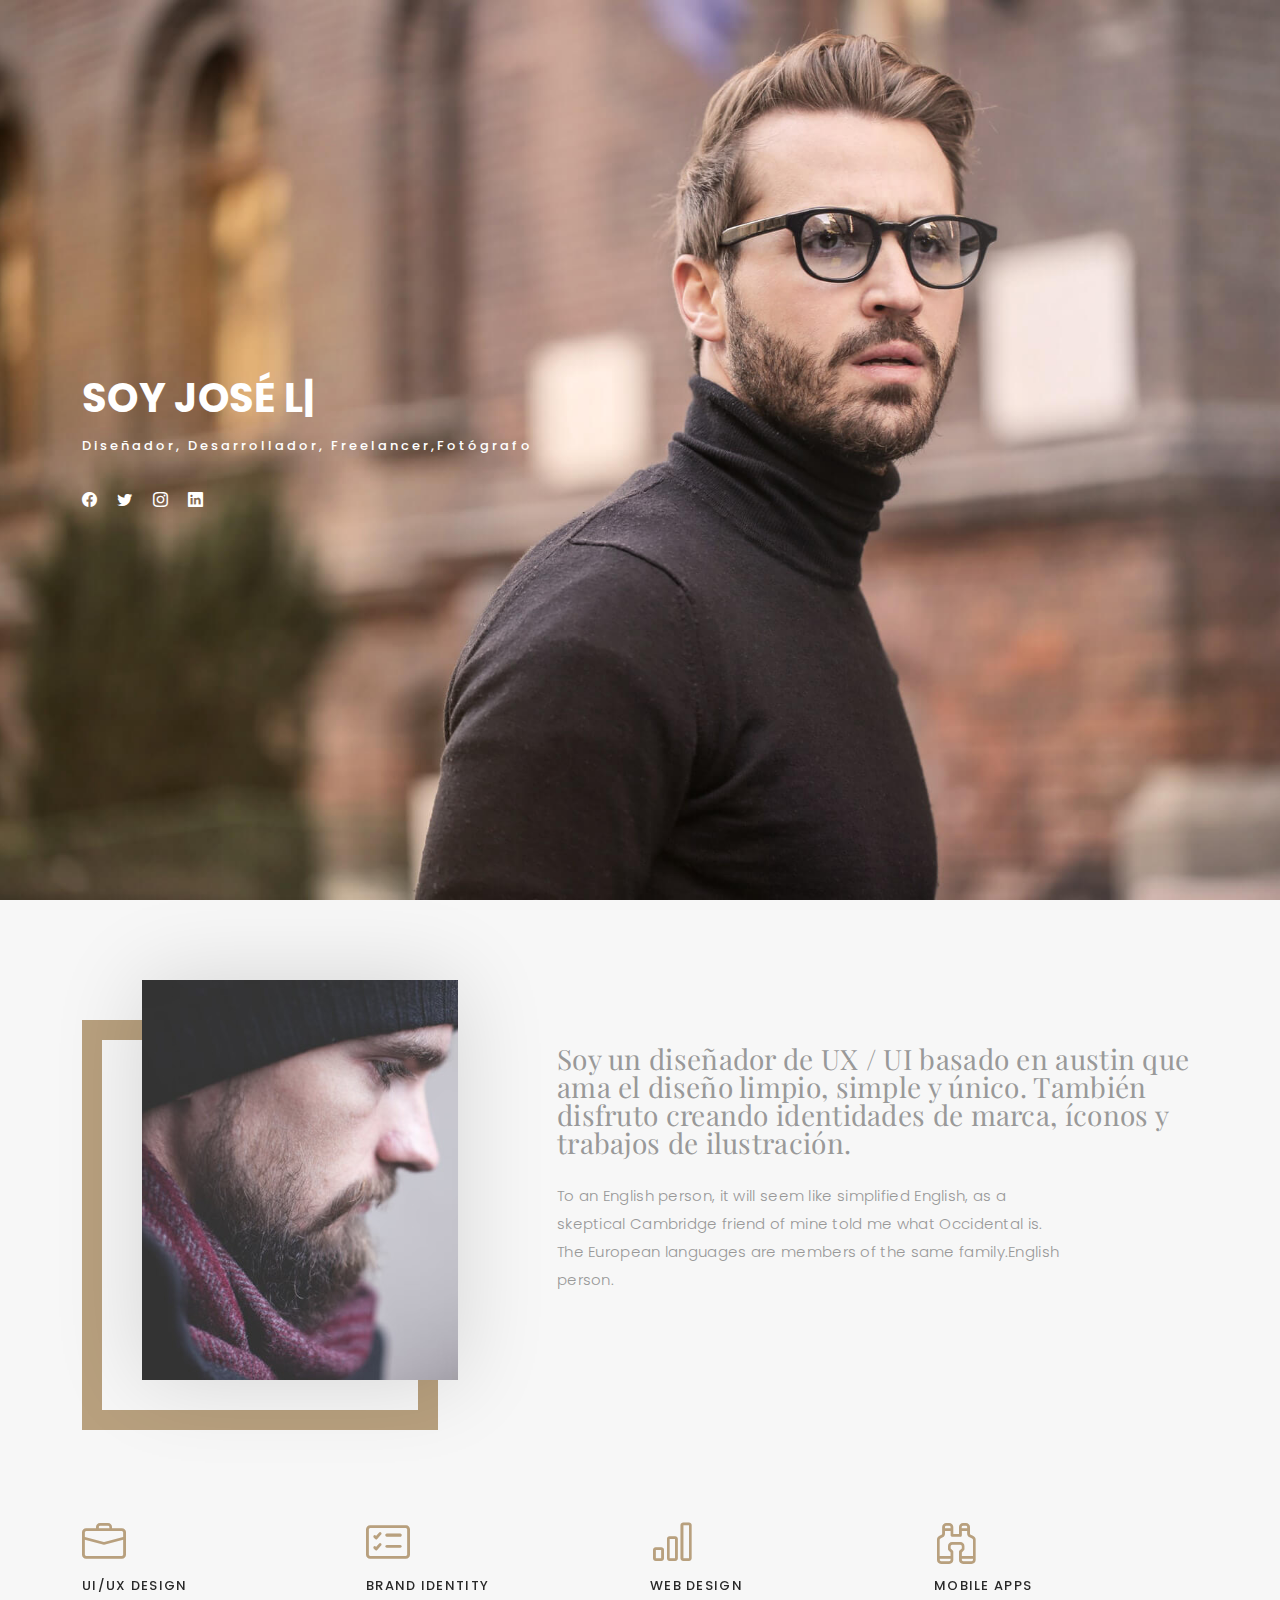
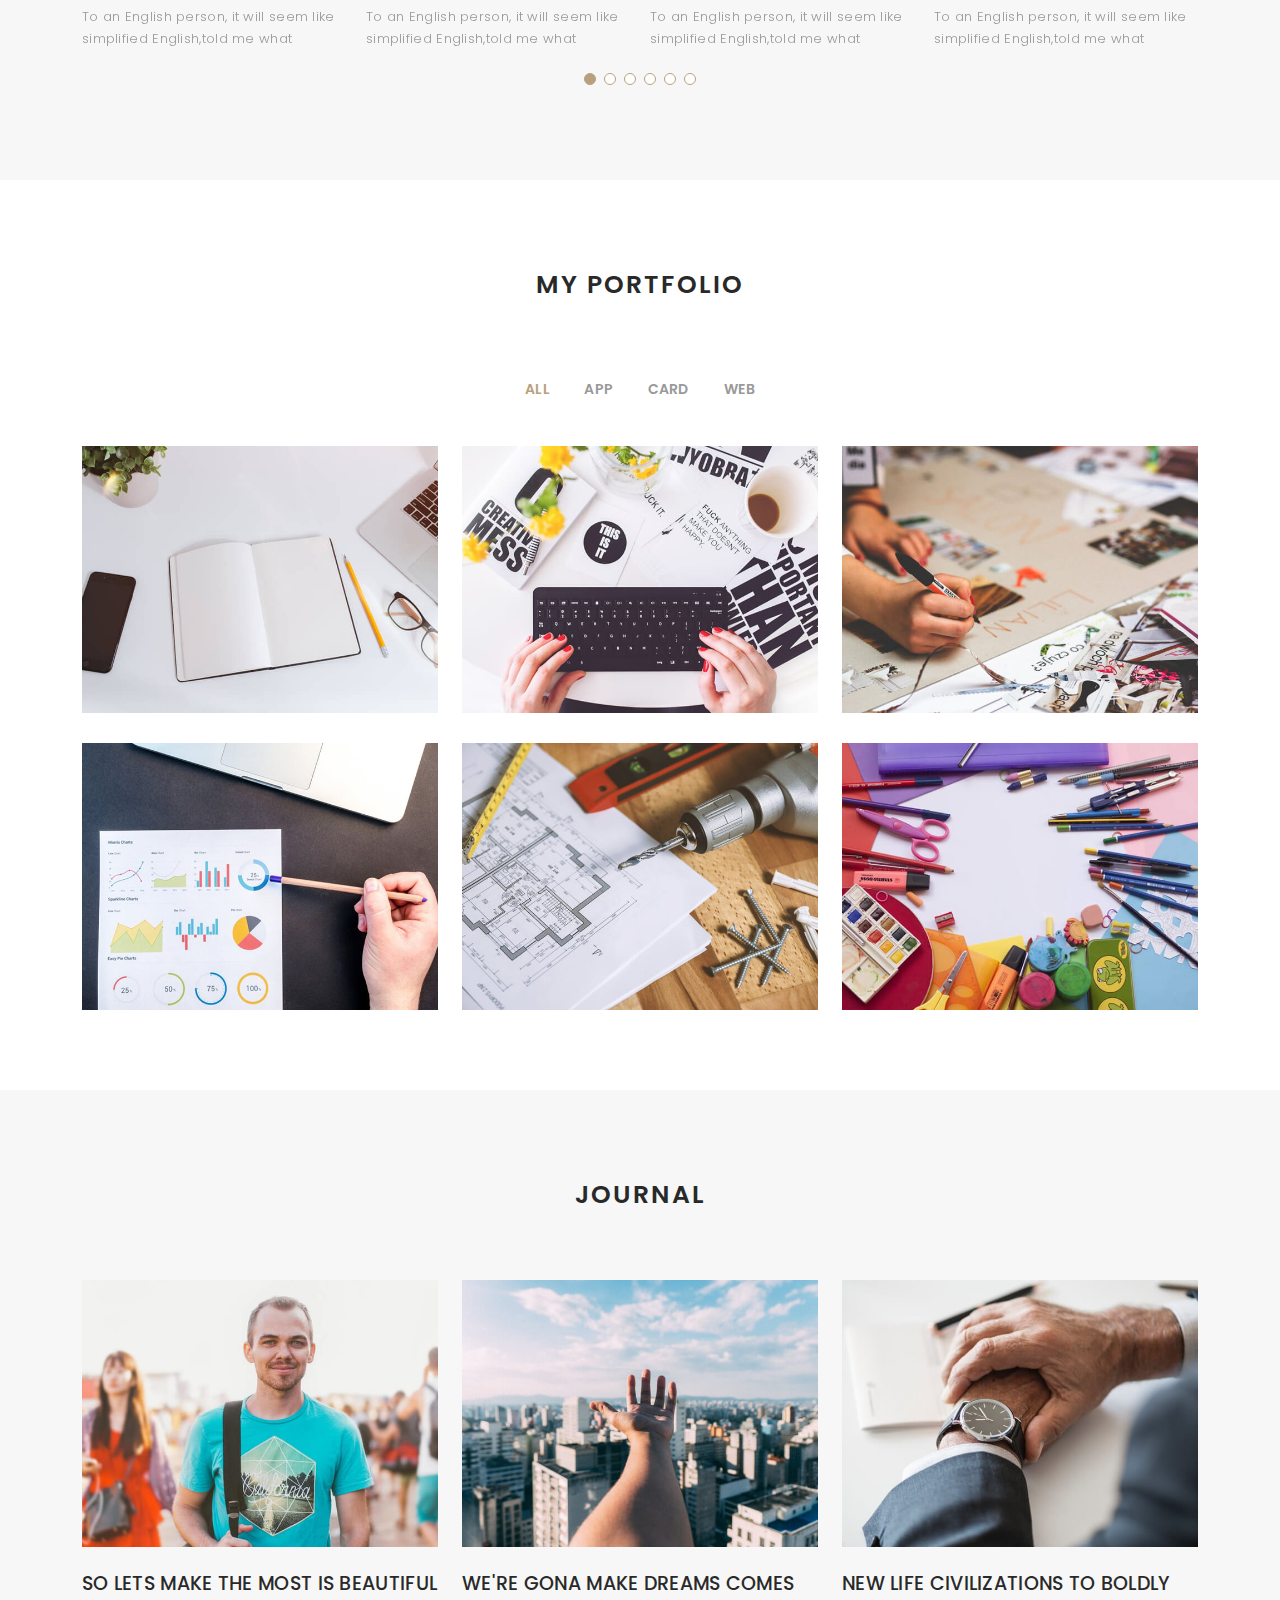
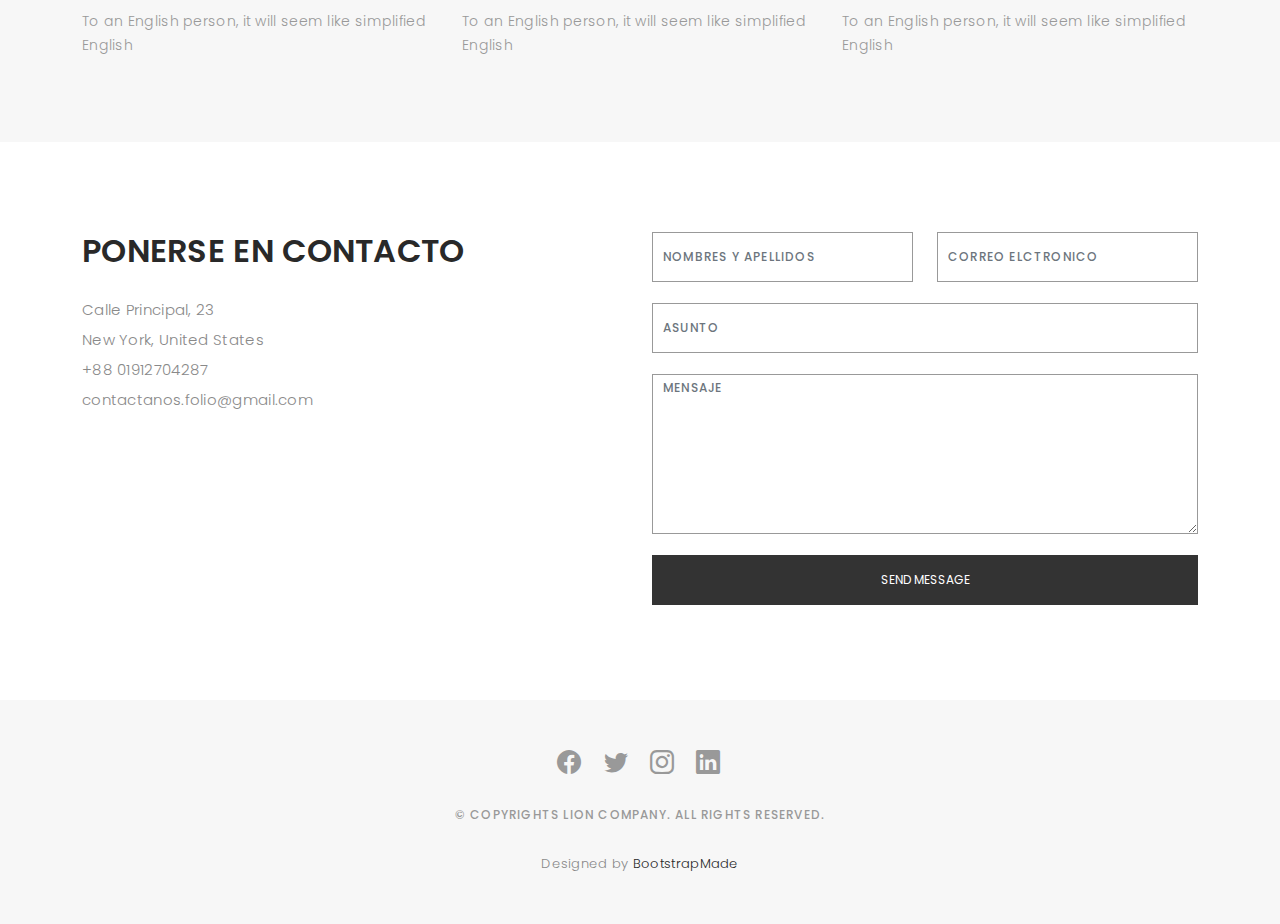
<file: index.html>
<!DOCTYPE html>
<html lang="es">

<head>
  <meta charset="utf-8">
  <meta content="width=device-width, initial-scale=1.0" name="viewport">

  <title>Folio - Home</title>
  <meta content="" name="description">
  <meta content="" name="keywords">

  <!-- Favicons -->
  <link href="assets/img/favicon.png" rel="icon">
  <link href="assets/img/apple-touch-icon.png" rel="apple-touch-icon">

  <!-- Google Fonts -->
  <link href="https://fonts.googleapis.com/css?family=Poppins:300,300i,400,400i,500,500i,600,600i,700,700i|Playfair+Display:400,400i,500,500i,600,600i,700,700i,900,900i" rel="stylesheet">

  <!-- Vendor CSS Files -->
  <link href="assets/vendor/bootstrap/css/bootstrap.min.css" rel="stylesheet">
  <link href="assets/vendor/bootstrap-icons/bootstrap-icons.css" rel="stylesheet">
  <link href="assets/vendor/boxicons/css/boxicons.min.css" rel="stylesheet">
  <link href="assets/vendor/glightbox/css/glightbox.min.css" rel="stylesheet">
  <link href="assets/vendor/swiper/swiper-bundle.min.css" rel="stylesheet">

  <!-- Template Main CSS File -->
  <link href="assets/css/style.css" rel="stylesheet">

  <!-- =======================================================
  * Template Name: Folio - v4.7.0
  * Template URL: https://bootstrapmade.com/folio-bootstrap-portfolio-template/
  * Author: BootstrapMade.com
  * License: https://bootstrapmade.com/license/
  ======================================================== -->
</head>

<body>

  <!-- ======= Header ======= -->
  <header id="header" class="fixed-top ">
    <div class="container d-flex align-items-center justify-content-between">

      <a href="index.html" class="logo"><img src="assets/img/logo.png" alt="" class="img-fluid"></a>
      <!-- Uncomment below if you prefer to use an text logo -->
      <!-- <h1 class="logo"><a href="index.html">Folio</a></h1> -->

      <nav id="navbar" class="navbar">
        <ul>
          <li><a class="nav-link scrollto active" href="#hero">Inicio</a></li>
          <li><a class="nav-link scrollto" href="#about">Sobre Nosotros</a></li>
          <li><a class="nav-link  scrollto" href="#portfolio">Portafolio</a></li>
          <li><a class="nav-link  scrollto" href="#journal">Blog</a></li>
          <li><a class="nav-link scrollto" href="#contact">Contacto</a></li>
        </ul>
        <i class="bi bi-list mobile-nav-toggle"></i>
      </nav><!-- .navbar -->

    </div>
  </header><!-- End Header -->

  <!-- ======= Hero Section ======= -->
  <div id="hero" class="home">

    <div class="container">
      <div class="hero-content">
        <h1>Soy <span class="typed" data-typed-items="José León, Diseñador, Desarrollador, Freelancer, Fotógrafo"></span></h1>
        <p>Diseñador, Desarrollador, Freelancer,Fotógrafo</p>

        <ul class="list-unstyled list-social">
          <li><a href="#"><i class="bi bi-facebook"></i></a></li>
          <li><a href="#"><i class="bi bi-twitter"></i></a></li>
          <li><a href="#"><i class="bi bi-instagram"></i></a></li>
          <li><a href="#"><i class="bi bi-linkedin"></i></a></li>
        </ul>
      </div>
    </div>
  </div><!-- End Hero -->

  <main id="main">

    <!-- ======= About Section ======= -->
    <div id="about" class="paddsection">
      <div class="container">
        <div class="row justify-content-between">

          <div class="col-lg-4 ">
            <div class="div-img-bg">
              <div class="about-img">
                <img src="assets/img/me.jpg" class="img-responsive" alt="me">
              </div>
            </div>
          </div>

          <div class="col-lg-7">
            <div class="about-descr">

              <p class="p-heading">Soy un diseñador de UX / UI basado en austin que ama el diseño limpio, simple y único. También disfruto creando identidades de marca, íconos y trabajos de ilustración.</p>
              <p class="separator">To an English person, it will seem like simplified English, as a skeptical Cambridge friend of mine told me what Occidental is. The European languages are members of the same family.English person.</p>

            </div>

          </div>
        </div>
      </div>
    </div><!-- End About Section -->

    <!-- ======= Services Section ======= -->
    <div id="services">
      <div class="container">

        <div class="services-slider swiper" data-aos="fade-up" data-aos-delay="100">
          <div class="swiper-wrapper">

            <div class="swiper-slide">
              <div class="services-block">
                <i class="bi bi-briefcase"></i>
                <span>UI/UX DESIGN</span>
                <p class="separator">To an English person, it will seem like simplified English,told me what </p>
              </div>
            </div><!-- End testimonial item -->

            <div class="swiper-slide">
              <div class="services-block">
                <i class="bi bi-card-checklist"></i>
                <span>BRAND IDENTITY</span>
                <p class="separator">To an English person, it will seem like simplified English,told me what </p>
              </div>
            </div><!-- End testimonial item -->

            <div class="swiper-slide">
              <div class="services-block">
                <i class="bi bi-bar-chart"></i>
                <span>WEB DESIGN</span>
                <p class="separator">To an English person, it will seem like simplified English,told me what </p>
              </div>
            </div><!-- End testimonial item -->

            <div class="swiper-slide">
              <div class="services-block">
                <i class="bi bi-binoculars"></i>
                <span>MOBILE APPS</span>
                <p class="separator">To an English person, it will seem like simplified English,told me what </p>
              </div>
            </div><!-- End testimonial item -->

            <div class="swiper-slide">
              <div class="services-block">
                <i class="bi bi-brightness-high"></i>
                <span>Analytics</span>
                <p class="separator">To an English person, it will seem like simplified English,told me what </p>
              </div>
            </div><!-- End testimonial item -->

            <div class="swiper-slide">
              <div class="services-block">
                <i class="bi bi-calendar4-week"></i>
                <span>PHOTOGRAPHY</span>
                <p class="separator">To an English person, it will seem like simplified English,told me what </p>
              </div>
            </div><!-- End testimonial item -->

          </div>
          <div class="swiper-pagination"></div>
        </div>

      </div>

    </div><!-- End Services Section -->

    <!-- ======= Portfolio Section ======= -->
    <div id="portfolio" class="paddsection">

      <div class="container">
        <div class="section-title text-center">
          <h2>My Portfolio</h2>
        </div>
      </div>

      <div class="container">

        <div class="row">
          <div class="col-lg-12 d-flex justify-content-center">
            <ul id="portfolio-flters">
              <li data-filter="*" class="filter-active">All</li>
              <li data-filter=".filter-app">App</li>
              <li data-filter=".filter-card">Card</li>
              <li data-filter=".filter-web">Web</li>
            </ul>
          </div>
        </div>

        <div class="row portfolio-container">

          <div class="col-lg-4 col-md-6 portfolio-item filter-app">
            <img src="assets/img/portfolio/portfolio-1.jpg" class="img-fluid" alt="">
            <div class="portfolio-info">
              <h4>App 1</h4>
              <p>App</p>
              <a href="assets/img/portfolio/portfolio-1.jpg" data-gallery="portfolioGallery" class="portfolio-lightbox preview-link" title="App 1"><i class="bx bx-plus"></i></a>
              <a href="portfolio-details.html" class="details-link" title="More Details"><i class="bx bx-link"></i></a>
            </div>
          </div>

          <div class="col-lg-4 col-md-6 portfolio-item filter-web">
            <img src="assets/img/portfolio/portfolio-2.jpg" class="img-fluid" alt="">
            <div class="portfolio-info">
              <h4>Web 3</h4>
              <p>Web</p>
              <a href="assets/img/portfolio/portfolio-2.jpg" data-gallery="portfolioGallery" class="portfolio-lightbox preview-link" title="Web 3"><i class="bx bx-plus"></i></a>
              <a href="portfolio-details.html" class="details-link" title="More Details"><i class="bx bx-link"></i></a>
            </div>
          </div>

          <div class="col-lg-4 col-md-6 portfolio-item filter-app">
            <img src="assets/img/portfolio/portfolio-3.jpg" class="img-fluid" alt="">
            <div class="portfolio-info">
              <h4>App 2</h4>
              <p>App</p>
              <a href="assets/img/portfolio/portfolio-3.jpg" data-gallery="portfolioGallery" class="portfolio-lightbox preview-link" title="App 2"><i class="bx bx-plus"></i></a>
              <a href="portfolio-details.html" class="details-link" title="More Details"><i class="bx bx-link"></i></a>
            </div>
          </div>

          <div class="col-lg-4 col-md-6 portfolio-item filter-card">
            <img src="assets/img/portfolio/portfolio-4.jpg" class="img-fluid" alt="">
            <div class="portfolio-info">
              <h4>Card 2</h4>
              <p>Card</p>
              <a href="assets/img/portfolio/portfolio-4.jpg" data-gallery="portfolioGallery" class="portfolio-lightbox preview-link" title="Card 2"><i class="bx bx-plus"></i></a>
              <a href="portfolio-details.html" class="details-link" title="More Details"><i class="bx bx-link"></i></a>
            </div>
          </div>

          <div class="col-lg-4 col-md-6 portfolio-item filter-web">
            <img src="assets/img/portfolio/portfolio-5.jpg" class="img-fluid" alt="">
            <div class="portfolio-info">
              <h4>Web 2</h4>
              <p>Web</p>
              <a href="assets/img/portfolio/portfolio-5.jpg" data-gallery="portfolioGallery" class="portfolio-lightbox preview-link" title="Web 2"><i class="bx bx-plus"></i></a>
              <a href="portfolio-details.html" class="details-link" title="More Details"><i class="bx bx-link"></i></a>
            </div>
          </div>

          <div class="col-lg-4 col-md-6 portfolio-item filter-app">
            <img src="assets/img/portfolio/portfolio-6.jpg" class="img-fluid" alt="">
            <div class="portfolio-info">
              <h4>App 3</h4>
              <p>App</p>
              <a href="assets/img/portfolio/portfolio-6.jpg" data-gallery="portfolioGallery" class="portfolio-lightbox preview-link" title="App 3"><i class="bx bx-plus"></i></a>
              <a href="portfolio-details.html" class="details-link" title="More Details"><i class="bx bx-link"></i></a>
            </div>
          </div>

        </div>

      </div>

    </div><!-- End Portfolio Section -->

    <!-- ======= Journal Section ======= -->
    <div id="journal" class="text-left paddsection">

      <div class="container">
        <div class="section-title text-center">
          <h2>journal</h2>
        </div>
      </div>

      <div class="container">
        <div class="journal-block">
          <div class="row">

            <div class="col-lg-4 col-md-6">
              <div class="journal-info">

                <a href="blog-single.html"><img src="assets/img/blog-post-1.jpg" class="img-responsive" alt="img"></a>

                <div class="journal-txt">

                  <h4><a href="blog-single.html">SO LETS MAKE THE MOST IS BEAUTIFUL</a></h4>
                  <p class="separator">To an English person, it will seem like simplified English
                  </p>

                </div>

              </div>
            </div>

            <div class="col-lg-4 col-md-6">
              <div class="journal-info">

                <a href="blog-single.html"><img src="assets/img/blog-post-2.jpg" class="img-responsive" alt="img"></a>

                <div class="journal-txt">

                  <h4><a href="blog-single.html">WE'RE GONA MAKE DREAMS COMES</a></h4>
                  <p class="separator">To an English person, it will seem like simplified English
                  </p>

                </div>

              </div>
            </div>

            <div class="col-lg-4 col-md-6">
              <div class="journal-info">

                <a href="blog-single.html"><img src="assets/img/blog-post-3.jpg" class="img-responsive" alt="img"></a>

                <div class="journal-txt">

                  <h4><a href="blog-single.html">NEW LIFE CIVILIZATIONS TO BOLDLY</a></h4>
                  <p class="separator">To an English person, it will seem like simplified English
                  </p>

                </div>

              </div>
            </div>

          </div>
        </div>
      </div>

    </div><!-- End Journal Section -->

    <!-- ======= Contact Section ======= -->
    <div id="contact" class="paddsection">
      <div class="container">
        <div class="contact-block1">
          <div class="row">

            <div class="col-lg-6">
              <div class="contact-contact">

                <h2 class="mb-30">PONERSE EN CONTACTO</h2>

                <ul class="contact-details">
                  <li><span>Calle Principal, 23</span></li>
                  <li><span>New York, United States</span></li>
                  <li><span>+88 01912704287</span></li>
                  <li><span>contactanos.folio@gmail.com</span></li>
                </ul>

              </div>
            </div>

            <div class="col-lg-6">
              <form action="forms/contact.php" method="post" role="form" class="php-email-form">
                <div class="row gy-3">

                  <div class="col-lg-6">
                    <div class="form-group contact-block1">
                      <input type="text" name="name" class="form-control" id="name" placeholder="Nombres y Apellidos" required>
                    </div>
                  </div>

                  <div class="col-lg-6">
                    <div class="form-group">
                      <input type="email" class="form-control" name="email" id="email" placeholder="Correo ELctronico" required>
                    </div>
                  </div>

                  <div class="col-lg-12">
                    <div class="form-group">
                      <input type="text" class="form-control" name="subject" id="subject" placeholder="Asunto" required>
                    </div>
                  </div>

                  <div class="col-lg-12">
                    <div class="form-group">
                      <textarea class="form-control" name="message" placeholder="Mensaje" required></textarea>
                    </div>
                  </div>

                  <div class="col-lg-12">
                    <div class="loading">Loading</div>
                    <div class="error-message"></div>
                    <div class="sent-message">Your message has been sent. Thank you!</div>
                  </div>

                  <div class="mt-0">
                    <input type="submit" class="btn btn-defeault btn-send" value="Send message">
                  </div>

                </div>
              </form>
            </div>
          </div>
        </div>
      </div>
    </div><!-- End Contact Section -->

  </main><!-- End #main -->

  <!-- ======= Footer ======= -->
  <div id="footer" class="text-center">
    <div class="container">
      <div class="socials-media text-center">

        <ul class="list-unstyled">
          <li><a href="#"><i class="bi bi-facebook"></i></a></li>
          <li><a href="#"><i class="bi bi-twitter"></i></a></li>
          <li><a href="#"><i class="bi bi-instagram"></i></a></li>
          <li><a href="#"><i class="bi bi-linkedin"></i></a></li>
        </ul>

      </div>

      <p>&copy; Copyrights LION COMPANY. All rights reserved.</p>

      <div class="credits">
        <!--
        All the links in the footer should remain intact.
        You can delete the links only if you purchased the pro version.
        Licensing information: https://bootstrapmade.com/license/
        Purchase the pro version with working PHP/AJAX contact form: https://bootstrapmade.com/buy/?theme=Folio
      -->
        Designed by <a href="https://bootstrapmade.com/">BootstrapMade</a>
      </div>

    </div>
  </div><!-- End Footer -->

  <a href="#" class="back-to-top d-flex align-items-center justify-content-center"><i class="bi bi-arrow-up-short"></i></a>

  <!-- Vendor JS Files -->
  <script src="assets/vendor/bootstrap/js/bootstrap.bundle.min.js"></script>
  <script src="assets/vendor/glightbox/js/glightbox.min.js"></script>
  <script src="assets/vendor/isotope-layout/isotope.pkgd.min.js"></script>
  <script src="assets/vendor/swiper/swiper-bundle.min.js"></script>
  <script src="assets/vendor/typed.js/typed.min.js"></script>
  <script src="assets/vendor/php-email-form/validate.js"></script>

  <!-- Template Main JS File -->
  <script src="assets/js/main.js"></script>

</body>

</html>
</file>
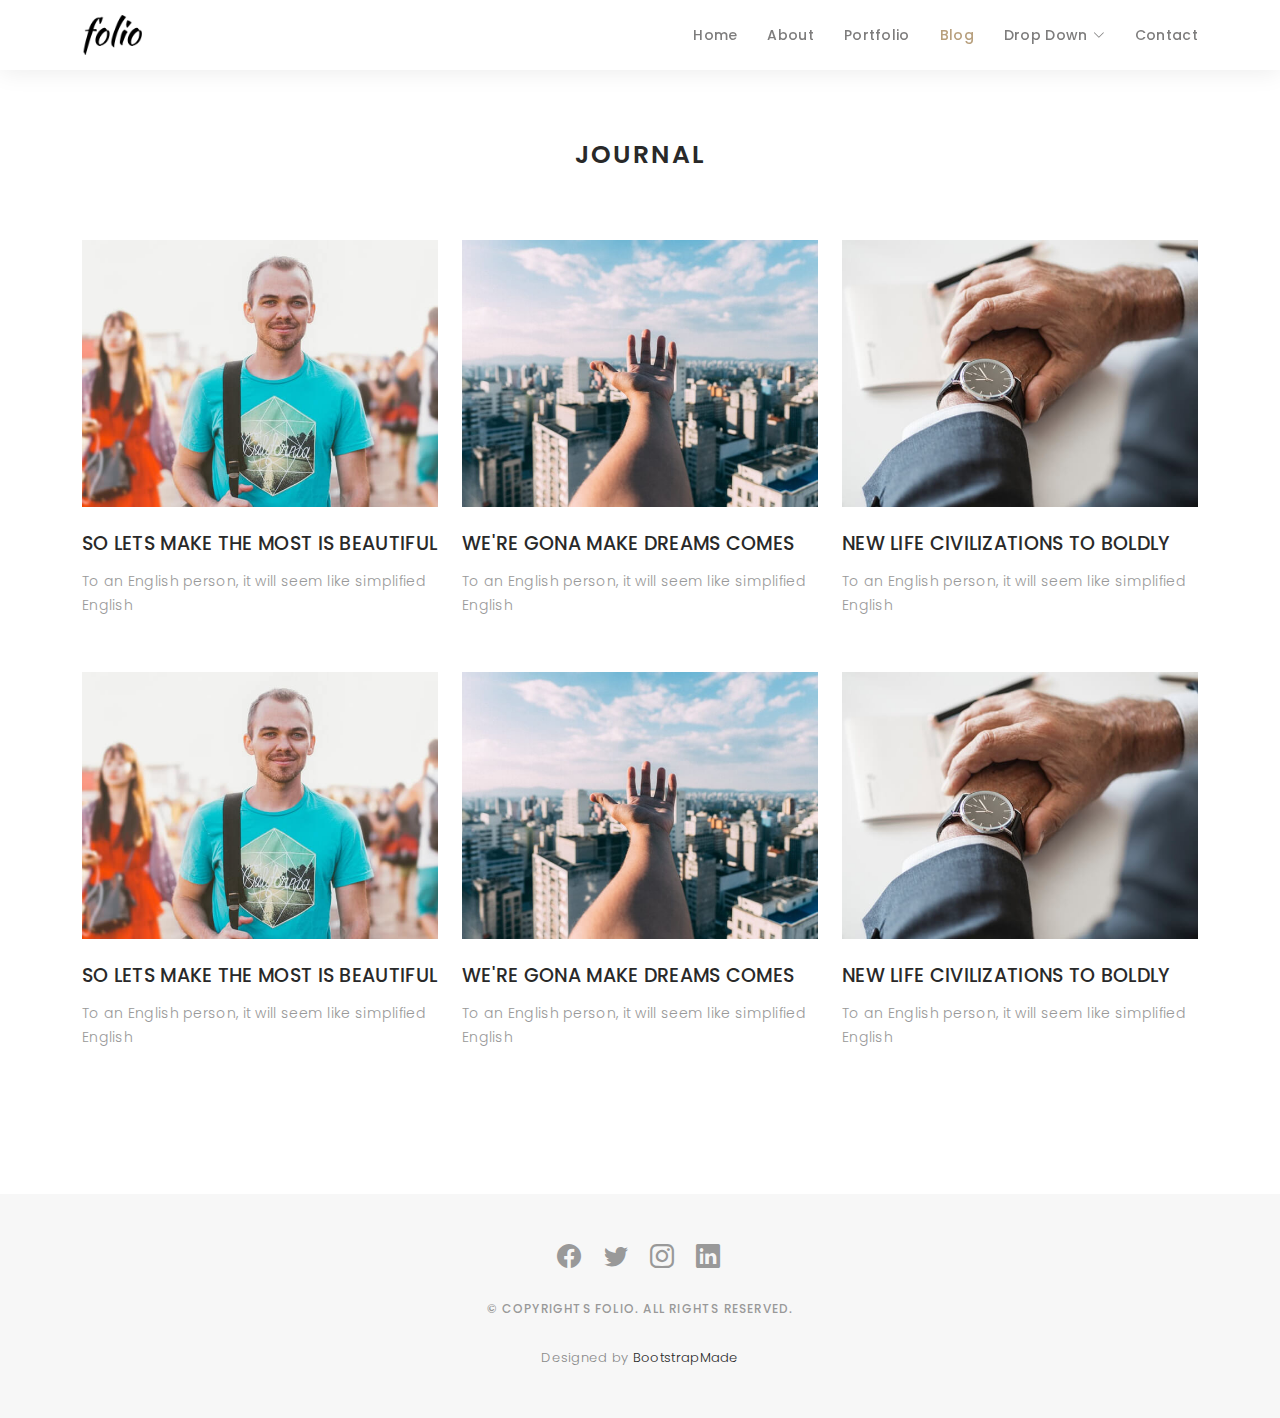
<file: blog-grid.html>
<!DOCTYPE html>
<html lang="en">

<head>
  <meta charset="utf-8">
  <meta content="width=device-width, initial-scale=1.0" name="viewport">

  <title>Folio Bootstrap Template - Blog Grid</title>
  <meta content="" name="description">
  <meta content="" name="keywords">

  <!-- Favicons -->
  <link href="assets/img/favicon.png" rel="icon">
  <link href="assets/img/apple-touch-icon.png" rel="apple-touch-icon">

  <!-- Google Fonts -->
  <link href="https://fonts.googleapis.com/css?family=Poppins:300,300i,400,400i,500,500i,600,600i,700,700i|Playfair+Display:400,400i,500,500i,600,600i,700,700i,900,900i" rel="stylesheet">

  <!-- Vendor CSS Files -->
  <link href="assets/vendor/bootstrap/css/bootstrap.min.css" rel="stylesheet">
  <link href="assets/vendor/bootstrap-icons/bootstrap-icons.css" rel="stylesheet">
  <link href="assets/vendor/boxicons/css/boxicons.min.css" rel="stylesheet">
  <link href="assets/vendor/glightbox/css/glightbox.min.css" rel="stylesheet">
  <link href="assets/vendor/swiper/swiper-bundle.min.css" rel="stylesheet">

  <!-- Template Main CSS File -->
  <link href="assets/css/style.css" rel="stylesheet">

  <!-- =======================================================
  * Template Name: Folio - v4.7.0
  * Template URL: https://bootstrapmade.com/folio-bootstrap-portfolio-template/
  * Author: BootstrapMade.com
  * License: https://bootstrapmade.com/license/
  ======================================================== -->
</head>

<body>

  <!-- ======= Header ======= -->
  <header id="header" class="fixed-top header-inner-pages">
    <div class="container d-flex align-items-center justify-content-between">

      <a href="index.html" class="logo"><img src="assets/img/logo.png" alt="" class="img-fluid"></a>
      <!-- Uncomment below if you prefer to use an text logo -->
      <!-- <h1 class="logo"><a href="index.html">Folio</a></h1> -->

      <nav id="navbar" class="navbar">
        <ul>
          <li><a class="nav-link scrollto " href="#hero">Home</a></li>
          <li><a class="nav-link scrollto" href="#about">About</a></li>
          <li><a class="nav-link  scrollto" href="#portfolio">Portfolio</a></li>
          <li><a class="nav-link active  scrollto" href="#journal">Blog</a></li>
          <li class="dropdown"><a href="#"><span>Drop Down</span> <i class="bi bi-chevron-down"></i></a>
            <ul>
              <li><a href="#">Drop Down 1</a></li>
              <li class="dropdown"><a href="#"><span>Deep Drop Down</span> <i class="bi bi-chevron-right"></i></a>
                <ul>
                  <li><a href="#">Deep Drop Down 1</a></li>
                  <li><a href="#">Deep Drop Down 2</a></li>
                  <li><a href="#">Deep Drop Down 3</a></li>
                  <li><a href="#">Deep Drop Down 4</a></li>
                  <li><a href="#">Deep Drop Down 5</a></li>
                </ul>
              </li>
              <li><a href="#">Drop Down 2</a></li>
              <li><a href="#">Drop Down 3</a></li>
              <li><a href="#">Drop Down 4</a></li>
            </ul>
          </li>
          <li><a class="nav-link scrollto" href="#contact">Contact</a></li>
        </ul>
        <i class="bi bi-list mobile-nav-toggle"></i>
      </nav><!-- .navbar -->

    </div>
  </header><!-- End Header -->

  <main id="main">

    <!-- ======= Blog Grid ======= -->
    <div id="journal-blog" class="text-left  paddsections">

      <div class="container">
        <div class="section-title text-center">
          <h2>journal</h2>
        </div>
      </div>

      <div class="container">
        <div class="journal-block">
          <div class="row">

            <div class="col-lg-4 col-md-6">
              <div class="journal-info mb-30">

                <a href="blog-single.html"><img src="assets/img/blog-post-1.jpg" class="img-responsive" alt="img"></a>

                <div class="journal-txt">

                  <h4><a href="blog-single.html">SO LETS MAKE THE MOST IS BEAUTIFUL</a></h4>
                  <p class="separator">To an English person, it will seem like simplified English
                  </p>

                </div>

              </div>
            </div>

            <div class="col-lg-4 col-md-6">
              <div class="journal-info mb-30">

                <a href="blog-single.html"><img src="assets/img/blog-post-2.jpg" class="img-responsive" alt="img"></a>

                <div class="journal-txt">

                  <h4><a href="blog-single.html">WE'RE GONA MAKE DREAMS COMES</a></h4>
                  <p class="separator">To an English person, it will seem like simplified English
                  </p>

                </div>

              </div>
            </div>

            <div class="col-lg-4 col-md-6">
              <div class="journal-info mb-30">

                <a href="blog-single.html"><img src="assets/img/blog-post-3.jpg" class="img-responsive" alt="img"></a>

                <div class="journal-txt">

                  <h4><a href="blog-single.html">NEW LIFE CIVILIZATIONS TO BOLDLY</a></h4>
                  <p class="separator">To an English person, it will seem like simplified English
                  </p>

                </div>

              </div>
            </div>

            <div class="col-lg-4 col-md-6">
              <div class="journal-info mb-30">

                <a href="blog-single.html"><img src="assets/img/blog-post-1.jpg" class="img-responsive" alt="img"></a>

                <div class="journal-txt">

                  <h4><a href="blog-single.html">SO LETS MAKE THE MOST IS BEAUTIFUL</a></h4>
                  <p class="separator">To an English person, it will seem like simplified English
                  </p>

                </div>

              </div>
            </div>

            <div class="col-lg-4 col-md-6">
              <div class="journal-info mb-30">

                <a href="blog-single.html"><img src="assets/img/blog-post-2.jpg" class="img-responsive" alt="img"></a>

                <div class="journal-txt">

                  <h4><a href="blog-single.html">WE'RE GONA MAKE DREAMS COMES</a></h4>
                  <p class="separator">To an English person, it will seem like simplified English
                  </p>

                </div>

              </div>
            </div>

            <div class="col-lg-4 col-md-6">
              <div class="journal-info mb-30">

                <a href="blog-single.html"><img src="assets/img/blog-post-3.jpg" class="img-responsive" alt="img"></a>

                <div class="journal-txt">

                  <h4><a href="blog-single.html">NEW LIFE CIVILIZATIONS TO BOLDLY</a></h4>
                  <p class="separator">To an English person, it will seem like simplified English
                  </p>

                </div>

              </div>
            </div>

          </div>
        </div>
      </div>
    </div><!-- End Blog Grid -->

  </main><!-- End #main -->

  <!-- ======= Footer ======= -->
  <div id="footer" class="text-center">
    <div class="container">
      <div class="socials-media text-center">

        <ul class="list-unstyled">
          <li><a href="#"><i class="bi bi-facebook"></i></a></li>
          <li><a href="#"><i class="bi bi-twitter"></i></a></li>
          <li><a href="#"><i class="bi bi-instagram"></i></a></li>
          <li><a href="#"><i class="bi bi-linkedin"></i></a></li>
        </ul>

      </div>

      <p>&copy; Copyrights Folio. All rights reserved.</p>

      <div class="credits">
        <!--
        All the links in the footer should remain intact.
        You can delete the links only if you purchased the pro version.
        Licensing information: https://bootstrapmade.com/license/
        Purchase the pro version with working PHP/AJAX contact form: https://bootstrapmade.com/buy/?theme=Folio
      -->
        Designed by <a href="https://bootstrapmade.com/">BootstrapMade</a>
      </div>

    </div>
  </div><!-- End Footer -->

  <a href="#" class="back-to-top d-flex align-items-center justify-content-center"><i class="bi bi-arrow-up-short"></i></a>

  <!-- Vendor JS Files -->
  <script src="assets/vendor/bootstrap/js/bootstrap.bundle.min.js"></script>
  <script src="assets/vendor/glightbox/js/glightbox.min.js"></script>
  <script src="assets/vendor/isotope-layout/isotope.pkgd.min.js"></script>
  <script src="assets/vendor/swiper/swiper-bundle.min.js"></script>
  <script src="assets/vendor/typed.js/typed.min.js"></script>
  <script src="assets/vendor/php-email-form/validate.js"></script>

  <!-- Template Main JS File -->
  <script src="assets/js/main.js"></script>

</body>

</html>
</file>
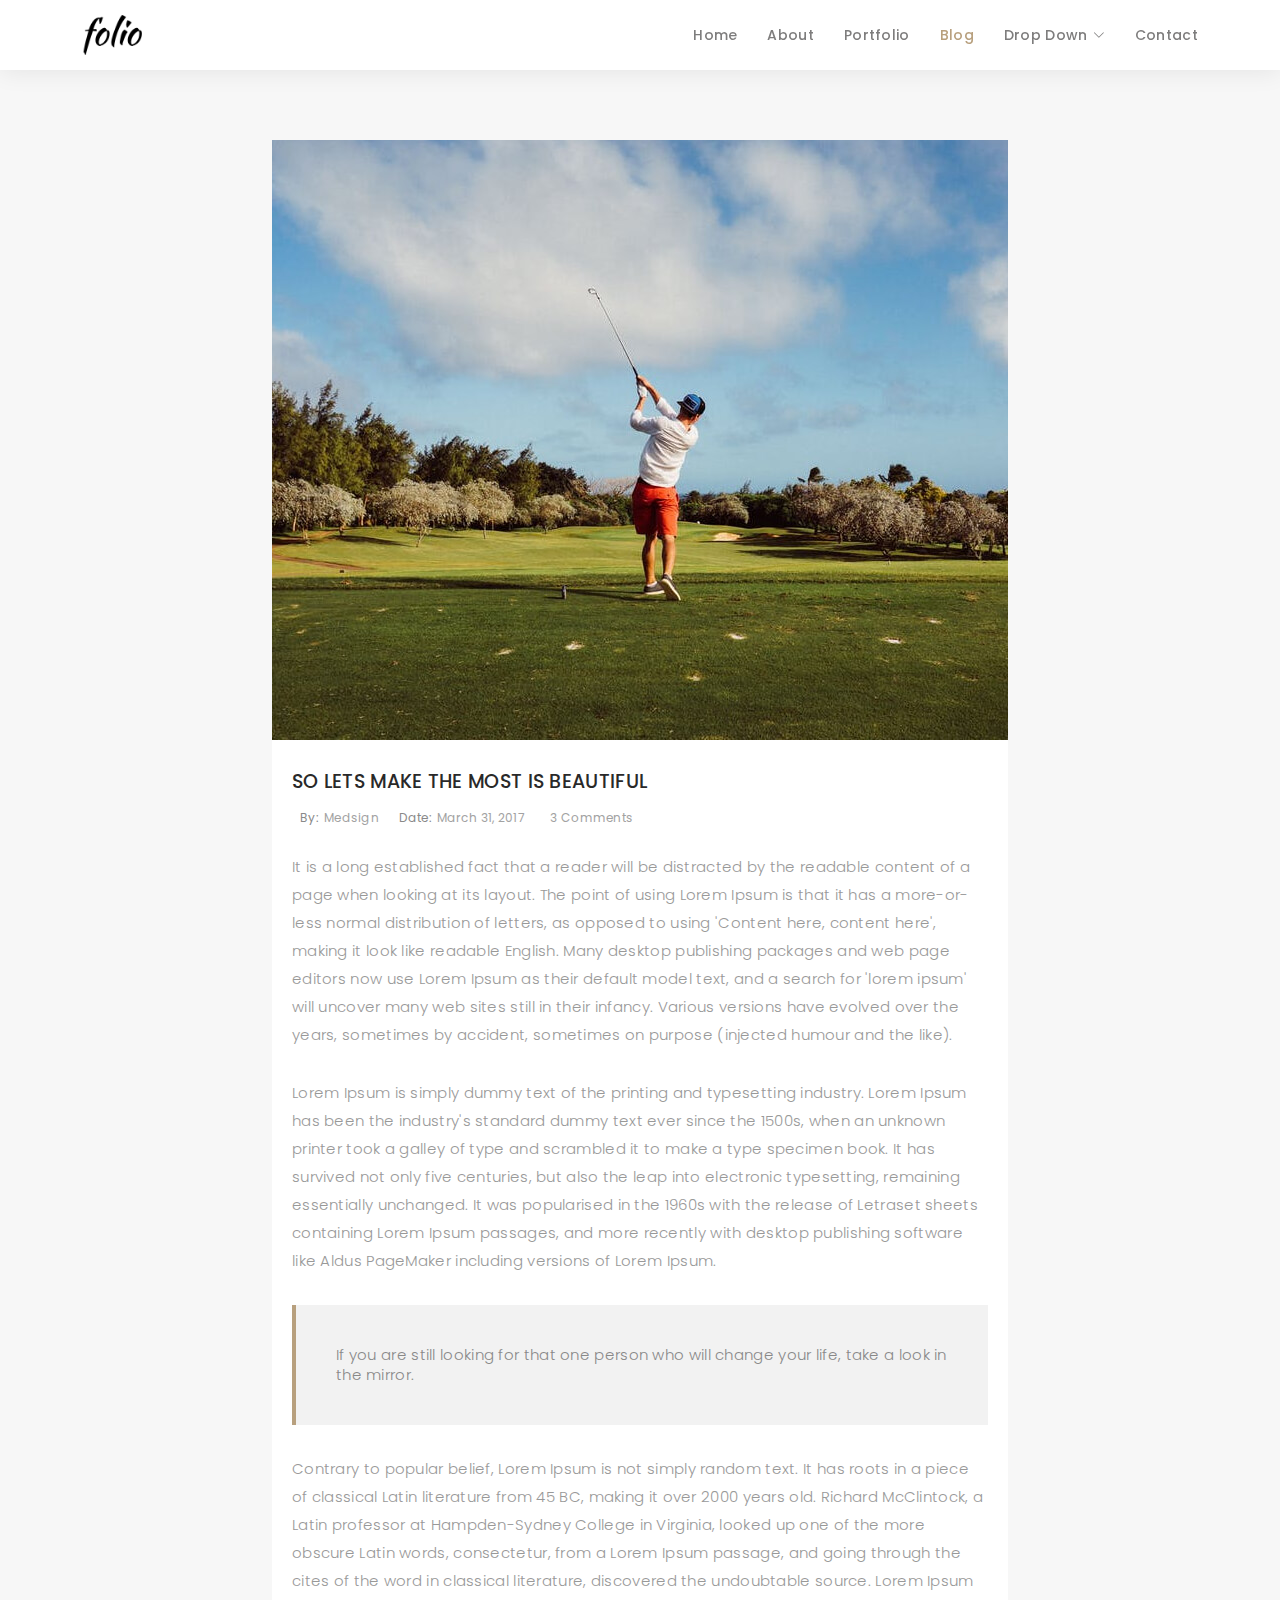
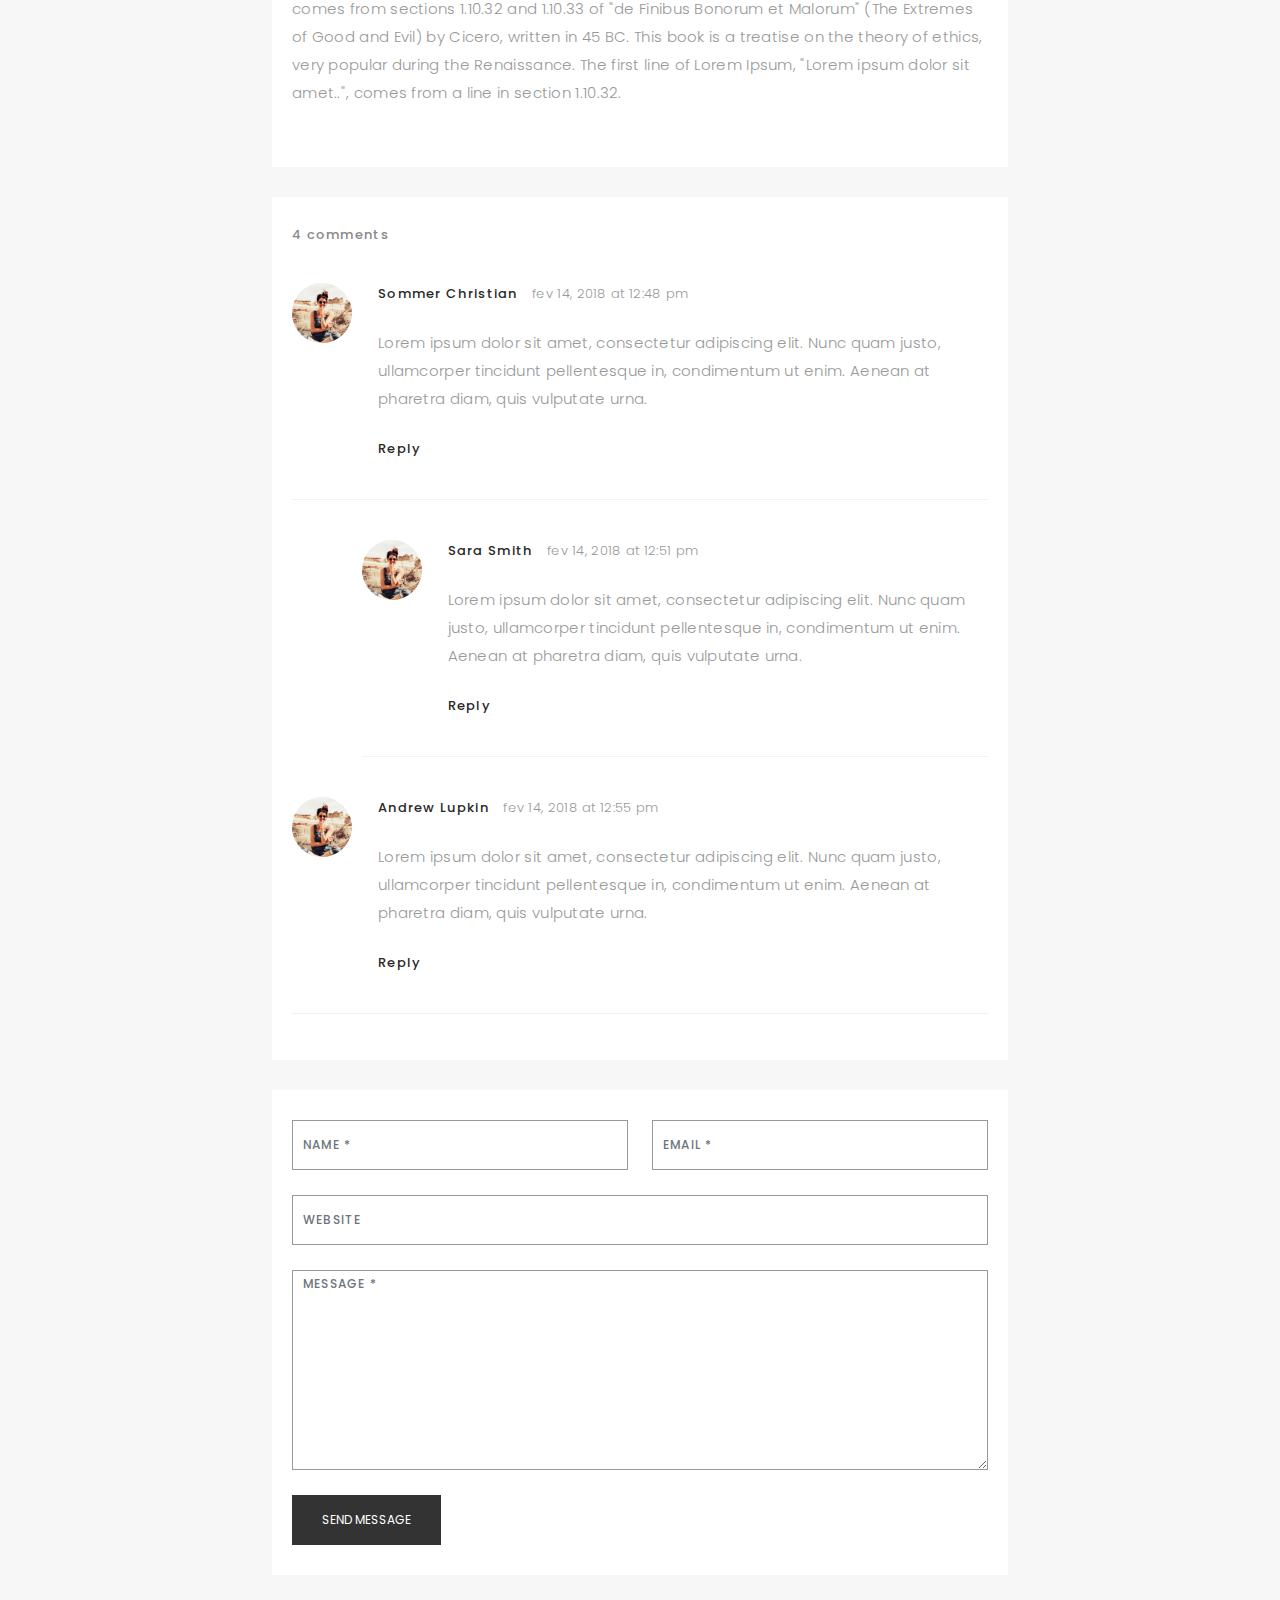
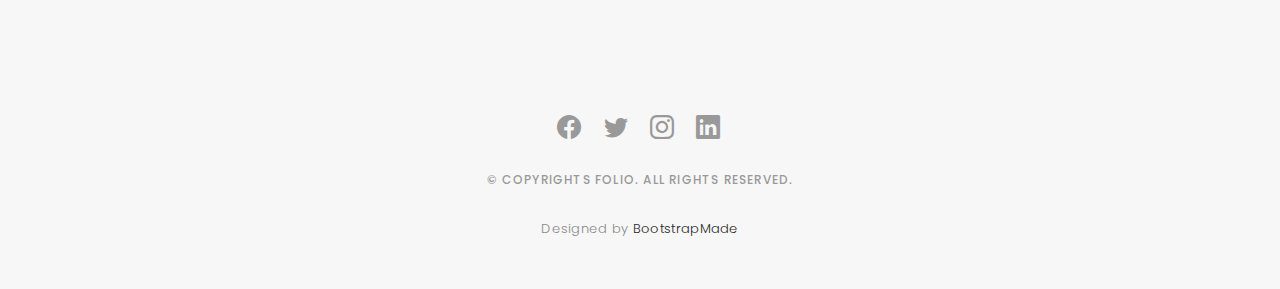
<file: blog-single.html>
<!DOCTYPE html>
<html lang="en">

<head>
  <meta charset="utf-8">
  <meta content="width=device-width, initial-scale=1.0" name="viewport">

  <title>Folio Bootstrap Template - Blog Single</title>
  <meta content="" name="description">
  <meta content="" name="keywords">

  <!-- Favicons -->
  <link href="assets/img/favicon.png" rel="icon">
  <link href="assets/img/apple-touch-icon.png" rel="apple-touch-icon">

  <!-- Google Fonts -->
  <link href="https://fonts.googleapis.com/css?family=Poppins:300,300i,400,400i,500,500i,600,600i,700,700i|Playfair+Display:400,400i,500,500i,600,600i,700,700i,900,900i" rel="stylesheet">

  <!-- Vendor CSS Files -->
  <link href="assets/vendor/bootstrap/css/bootstrap.min.css" rel="stylesheet">
  <link href="assets/vendor/bootstrap-icons/bootstrap-icons.css" rel="stylesheet">
  <link href="assets/vendor/boxicons/css/boxicons.min.css" rel="stylesheet">
  <link href="assets/vendor/glightbox/css/glightbox.min.css" rel="stylesheet">
  <link href="assets/vendor/swiper/swiper-bundle.min.css" rel="stylesheet">

  <!-- Template Main CSS File -->
  <link href="assets/css/style.css" rel="stylesheet">

  <!-- =======================================================
  * Template Name: Folio - v4.7.0
  * Template URL: https://bootstrapmade.com/folio-bootstrap-portfolio-template/
  * Author: BootstrapMade.com
  * License: https://bootstrapmade.com/license/
  ======================================================== -->
</head>

<body>

  <!-- ======= Header ======= -->
  <header id="header" class="fixed-top header-inner-pages">
    <div class="container d-flex align-items-center justify-content-between">

      <a href="index.html" class="logo"><img src="assets/img/logo.png" alt="" class="img-fluid"></a>
      <!-- Uncomment below if you prefer to use an text logo -->
      <!-- <h1 class="logo"><a href="index.html">Folio</a></h1> -->

      <nav id="navbar" class="navbar">
        <ul>
          <li><a class="nav-link scrollto " href="#hero">Home</a></li>
          <li><a class="nav-link scrollto" href="#about">About</a></li>
          <li><a class="nav-link  scrollto" href="#portfolio">Portfolio</a></li>
          <li><a class="nav-link active  scrollto" href="#journal">Blog</a></li>
          <li class="dropdown"><a href="#"><span>Drop Down</span> <i class="bi bi-chevron-down"></i></a>
            <ul>
              <li><a href="#">Drop Down 1</a></li>
              <li class="dropdown"><a href="#"><span>Deep Drop Down</span> <i class="bi bi-chevron-right"></i></a>
                <ul>
                  <li><a href="#">Deep Drop Down 1</a></li>
                  <li><a href="#">Deep Drop Down 2</a></li>
                  <li><a href="#">Deep Drop Down 3</a></li>
                  <li><a href="#">Deep Drop Down 4</a></li>
                  <li><a href="#">Deep Drop Down 5</a></li>
                </ul>
              </li>
              <li><a href="#">Drop Down 2</a></li>
              <li><a href="#">Drop Down 3</a></li>
              <li><a href="#">Drop Down 4</a></li>
            </ul>
          </li>
          <li><a class="nav-link scrollto" href="#contact">Contact</a></li>
        </ul>
        <i class="bi bi-list mobile-nav-toggle"></i>
      </nav><!-- .navbar -->

    </div>
  </header><!-- End Header -->

  <main id="main">

    <!-- ======= Blog Single ======= -->
    <div class="main-content paddsection">
      <div class="container">
        <div class="row justify-content-center">
          <div class="col-md-8 col-md-offset-2">
            <div class="row">
              <div class="container-main single-main">
                <div class="col-md-12">
                  <div class="block-main mb-30">
                    <img src="assets/img/blog-post-big.jpg" class="img-responsive" alt="reviews2">
                    <div class="content-main single-post padDiv">
                      <div class="journal-txt">
                        <h4><a href="#">SO LETS MAKE THE MOST IS BEAUTIFUL</a></h4>
                      </div>
                      <div class="post-meta">
                        <ul class="list-unstyled mb-0">
                          <li class="author">by:<a href="#">medsign</a></li>
                          <li class="date">date:<a href="#">March 31, 2017</a></li>
                          <li class="commont"><i class="ion-ios-heart-outline"></i><a href="#">3 Comments</a></li>
                        </ul>
                      </div>
                      <p class="mb-30">It is a long established fact that a reader will be distracted by the readable content of a page when looking at its layout. The point of using Lorem Ipsum is that it has a more-or-less normal distribution of letters, as opposed to
                        using 'Content here, content here', making it look like readable English. Many desktop publishing packages and web page editors now use Lorem Ipsum as their default model text, and a search for 'lorem ipsum' will uncover many web
                        sites still in their infancy. Various versions have evolved over the years, sometimes by accident, sometimes on purpose (injected humour and the like).</p>
                      <p class="mb-30">Lorem Ipsum is simply dummy text of the printing and typesetting industry. Lorem Ipsum has been the industry's standard dummy text ever since the 1500s, when an unknown printer took a galley of type and scrambled it to make a type
                        specimen book. It has survived not only five centuries, but also the leap into electronic typesetting, remaining essentially unchanged. It was popularised in the 1960s with the release of Letraset sheets containing Lorem Ipsum passages,
                        and more recently with desktop publishing software like Aldus PageMaker including versions of Lorem Ipsum.</p>
                      <blockquote>If you are still looking for that one person who will change your life, take a look in the mirror.</blockquote>
                      <p class="mb-30">Contrary to popular belief, Lorem Ipsum is not simply random text. It has roots in a piece of classical Latin literature from 45 BC, making it over 2000 years old. Richard McClintock, a Latin professor at Hampden-Sydney College in
                        Virginia, looked up one of the more obscure Latin words, consectetur, from a Lorem Ipsum passage, and going through the cites of the word in classical literature, discovered the undoubtable source. Lorem Ipsum comes from sections
                        1.10.32 and 1.10.33 of "de Finibus Bonorum et Malorum" (The Extremes of Good and Evil) by Cicero, written in 45 BC. This book is a treatise on the theory of ethics, very popular during the Renaissance. The first line of Lorem Ipsum,
                        "Lorem ipsum dolor sit amet..", comes from a line in section 1.10.32.</p>
                    </div>
                  </div>
                </div>
                <div class="col-md-12">
                  <div class="comments text-left padDiv mb-30">
                    <div class="entry-comments">
                      <h6 class="mb-30">4 comments</h6>
                      <ul class="entry-comments-list list-unstyled">
                        <li>
                          <div class="entry-comments-item">
                            <img src="assets/img/avatar.jpg" class="entry-comments-avatar" alt="">
                            <div class="entry-comments-body">
                              <span class="entry-comments-author">Sommer Christian</span>
                              <span><a href="#">fev 14, 2018 at 12:48 pm</a></span>
                              <p class="mb-10">Lorem ipsum dolor sit amet, consectetur adipiscing elit. Nunc quam justo, ullamcorper tincidunt pellentesque in, condimentum ut enim. Aenean at pharetra diam, quis vulputate urna. </p>
                              <a class="rep" href="#">Reply</a>
                            </div>
                          </div>
                          <ul class="entry-comments-reply list-unstyled">
                            <li>
                              <div class="entry-comments-item">
                                <img src="assets/img/avatar.jpg" class="entry-comments-avatar" alt="">
                                <div class="entry-comments-body">
                                  <span class="entry-comments-author">Sara Smith</span>
                                  <span><a href="#">fev 14, 2018 at 12:51 pm</a></span>
                                  <p class="mb-10">Lorem ipsum dolor sit amet, consectetur adipiscing elit. Nunc quam justo, ullamcorper tincidunt pellentesque in, condimentum ut enim. Aenean at pharetra diam, quis vulputate urna.</p>
                                  <a class="rep" href="#">Reply</a>
                                </div>
                              </div>
                            </li>
                          </ul>
                        </li>
                        <li>
                          <div class="entry-comments-item">
                            <img src="assets/img/avatar.jpg" class="entry-comments-avatar" alt="">
                            <div class="entry-comments-body">
                              <span class="entry-comments-author">Andrew Lupkin</span>
                              <span><a href="#">fev 14, 2018 at 12:55 pm</a></span>
                              <p class="mb-10">Lorem ipsum dolor sit amet, consectetur adipiscing elit. Nunc quam justo, ullamcorper tincidunt pellentesque in, condimentum ut enim. Aenean at pharetra diam, quis vulputate urna. </p>
                              <a class="rep" href="#">Reply</a>
                            </div>
                          </div>
                        </li>
                      </ul>
                    </div>
                  </div>
                </div>
                <div class="col-lg-12">
                  <div class="cmt padDiv">
                    <form id="comment-form" method="post" action="" role="form">
                      <div class="row">
                        <div class="col-lg-6">
                          <div class="form-group">
                            <input id="form_name" type="text" name="name" class="form-control" placeholder="Name *" required="required">
                          </div>
                        </div>
                        <div class="col-lg-6">
                          <div class="form-group">
                            <input id="form_email" type="email" name="email" class="form-control" placeholder="email *" required="required">
                          </div>
                        </div>
                        <div class="col-md-12">
                          <div class="form-group">
                            <input id="form_name" type="text" name="website" class="form-control" placeholder="Website">
                          </div>
                        </div>
                        <div class="col-lg-12">
                          <div class="form-group">
                            <textarea id="form_message" name="message" class="form-control" placeholder="Message *" style="height: 200px;" required="required"></textarea>
                          </div>
                        </div>
                        <div class="col-lg-12">
                          <input type="submit" class="btn btn-defeault btn-send" value="Send message">
                        </div>
                      </div>
                    </form>
                  </div>
                </div>
              </div>
            </div>
          </div>
        </div>
      </div>
    </div><!-- End Blog Single -->

  </main><!-- End #main -->

  <!-- ======= Footer ======= -->
  <div id="footer" class="text-center">
    <div class="container">
      <div class="socials-media text-center">

        <ul class="list-unstyled">
          <li><a href="#"><i class="bi bi-facebook"></i></a></li>
          <li><a href="#"><i class="bi bi-twitter"></i></a></li>
          <li><a href="#"><i class="bi bi-instagram"></i></a></li>
          <li><a href="#"><i class="bi bi-linkedin"></i></a></li>
        </ul>

      </div>

      <p>&copy; Copyrights Folio. All rights reserved.</p>

      <div class="credits">
        <!--
        All the links in the footer should remain intact.
        You can delete the links only if you purchased the pro version.
        Licensing information: https://bootstrapmade.com/license/
        Purchase the pro version with working PHP/AJAX contact form: https://bootstrapmade.com/buy/?theme=Folio
      -->
        Designed by <a href="https://bootstrapmade.com/">BootstrapMade</a>
      </div>

    </div>
  </div><!-- End Footer -->

  <a href="#" class="back-to-top d-flex align-items-center justify-content-center"><i class="bi bi-arrow-up-short"></i></a>

  <!-- Vendor JS Files -->
  <script src="assets/vendor/bootstrap/js/bootstrap.bundle.min.js"></script>
  <script src="assets/vendor/glightbox/js/glightbox.min.js"></script>
  <script src="assets/vendor/isotope-layout/isotope.pkgd.min.js"></script>
  <script src="assets/vendor/swiper/swiper-bundle.min.js"></script>
  <script src="assets/vendor/typed.js/typed.min.js"></script>
  <script src="assets/vendor/php-email-form/validate.js"></script>

  <!-- Template Main JS File -->
  <script src="assets/js/main.js"></script>

</body>

</html>
</file>
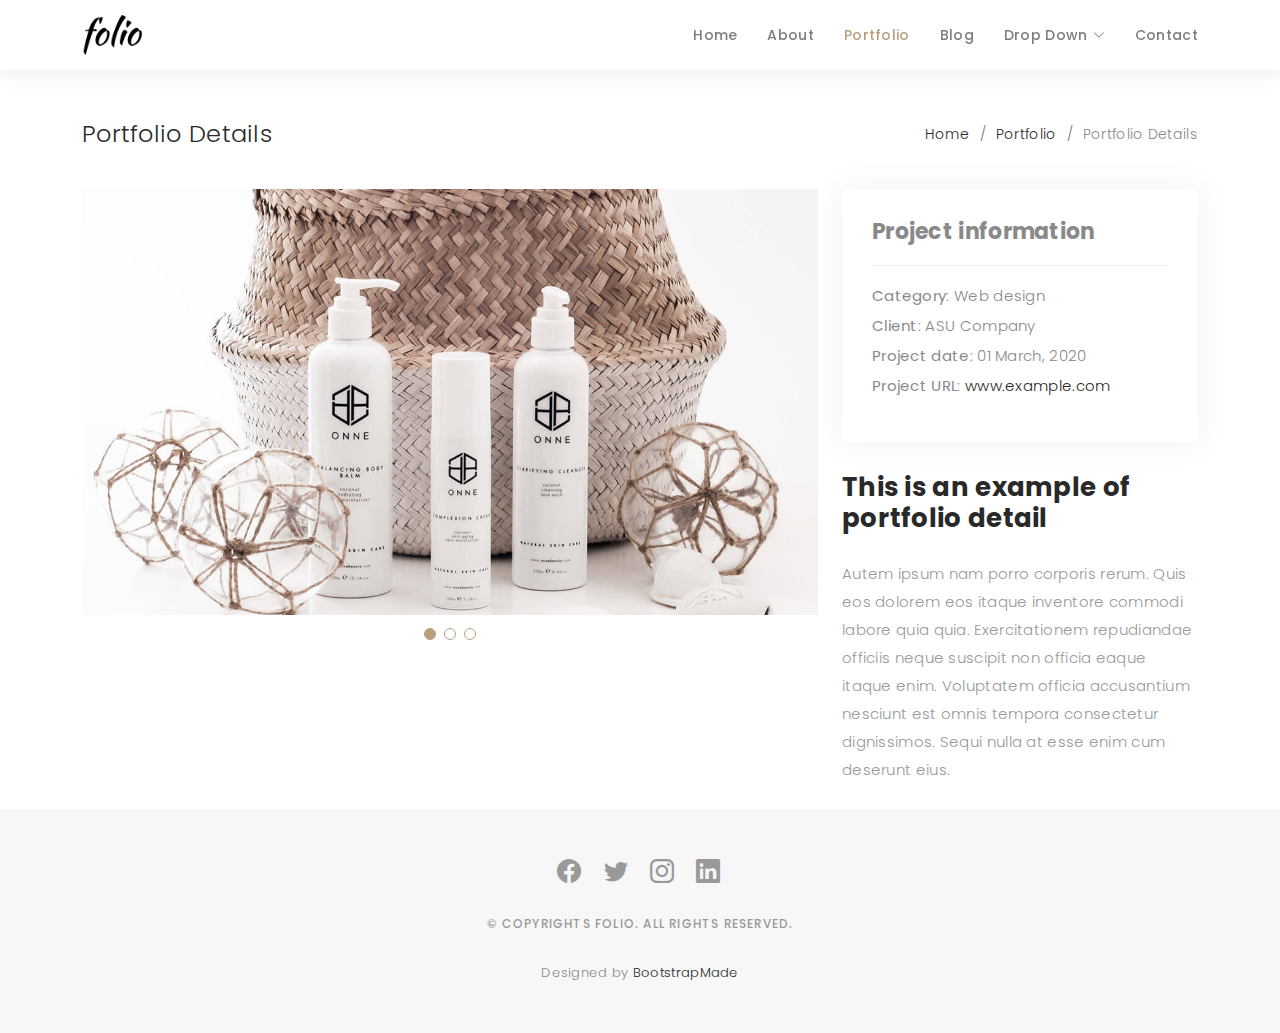
<file: portfolio-details.html>
<!DOCTYPE html>
<html lang="en">

<head>
  <meta charset="utf-8">
  <meta content="width=device-width, initial-scale=1.0" name="viewport">

  <title>Portfolio Details - Folio Bootstrap Template</title>
  <meta content="" name="description">
  <meta content="" name="keywords">

  <!-- Favicons -->
  <link href="assets/img/favicon.png" rel="icon">
  <link href="assets/img/apple-touch-icon.png" rel="apple-touch-icon">

  <!-- Google Fonts -->
  <link href="https://fonts.googleapis.com/css?family=Poppins:300,300i,400,400i,500,500i,600,600i,700,700i|Playfair+Display:400,400i,500,500i,600,600i,700,700i,900,900i" rel="stylesheet">

  <!-- Vendor CSS Files -->
  <link href="assets/vendor/bootstrap/css/bootstrap.min.css" rel="stylesheet">
  <link href="assets/vendor/bootstrap-icons/bootstrap-icons.css" rel="stylesheet">
  <link href="assets/vendor/boxicons/css/boxicons.min.css" rel="stylesheet">
  <link href="assets/vendor/glightbox/css/glightbox.min.css" rel="stylesheet">
  <link href="assets/vendor/swiper/swiper-bundle.min.css" rel="stylesheet">

  <!-- Template Main CSS File -->
  <link href="assets/css/style.css" rel="stylesheet">

  <!-- =======================================================
  * Template Name: Folio - v4.7.0
  * Template URL: https://bootstrapmade.com/folio-bootstrap-portfolio-template/
  * Author: BootstrapMade.com
  * License: https://bootstrapmade.com/license/
  ======================================================== -->
</head>

<body>

  <!-- ======= Header ======= -->
  <header id="header" class="fixed-top header-inner-pages">
    <div class="container d-flex align-items-center justify-content-between">

      <a href="index.html" class="logo"><img src="assets/img/logo.png" alt="" class="img-fluid"></a>
      <!-- Uncomment below if you prefer to use an text logo -->
      <!-- <h1 class="logo"><a href="index.html">Folio</a></h1> -->

      <nav id="navbar" class="navbar">
        <ul>
          <li><a class="nav-link scrollto " href="#hero">Home</a></li>
          <li><a class="nav-link scrollto" href="#about">About</a></li>
          <li><a class="nav-link active  scrollto" href="#portfolio">Portfolio</a></li>
          <li><a class="nav-link  scrollto" href="#journal">Blog</a></li>
          <li class="dropdown"><a href="#"><span>Drop Down</span> <i class="bi bi-chevron-down"></i></a>
            <ul>
              <li><a href="#">Drop Down 1</a></li>
              <li class="dropdown"><a href="#"><span>Deep Drop Down</span> <i class="bi bi-chevron-right"></i></a>
                <ul>
                  <li><a href="#">Deep Drop Down 1</a></li>
                  <li><a href="#">Deep Drop Down 2</a></li>
                  <li><a href="#">Deep Drop Down 3</a></li>
                  <li><a href="#">Deep Drop Down 4</a></li>
                  <li><a href="#">Deep Drop Down 5</a></li>
                </ul>
              </li>
              <li><a href="#">Drop Down 2</a></li>
              <li><a href="#">Drop Down 3</a></li>
              <li><a href="#">Drop Down 4</a></li>
            </ul>
          </li>
          <li><a class="nav-link scrollto" href="#contact">Contact</a></li>
        </ul>
        <i class="bi bi-list mobile-nav-toggle"></i>
      </nav><!-- .navbar -->

    </div>
  </header><!-- End Header -->

  <main id="main">

    <!-- ======= Breadcrumbs Section ======= -->
    <section class="breadcrumbs">
      <div class="container">

        <div class="d-flex justify-content-between align-items-center">
          <h2>Portfolio Details</h2>
          <ol>
            <li><a href="index.html">Home</a></li>
            <li><a href="portfolio.html">Portfolio</a></li>
            <li>Portfolio Details</li>
          </ol>
        </div>

      </div>
    </section><!-- Breadcrumbs Section -->

    <!-- ======= Portfolio Details Section ======= -->
    <section id="portfolio-details" class="portfolio-details">
      <div class="container">

        <div class="row gy-4">

          <div class="col-lg-8">
            <div class="portfolio-details-slider swiper">
              <div class="swiper-wrapper align-items-center">

                <div class="swiper-slide">
                  <img src="assets/img/portfolio/portfolio-details-1.jpg" alt="">
                </div>

                <div class="swiper-slide">
                  <img src="assets/img/portfolio/portfolio-details-2.jpg" alt="">
                </div>

                <div class="swiper-slide">
                  <img src="assets/img/portfolio/portfolio-details-3.jpg" alt="">
                </div>

              </div>
              <div class="swiper-pagination"></div>
            </div>
          </div>

          <div class="col-lg-4">
            <div class="portfolio-info">
              <h3>Project information</h3>
              <ul>
                <li><strong>Category</strong>: Web design</li>
                <li><strong>Client</strong>: ASU Company</li>
                <li><strong>Project date</strong>: 01 March, 2020</li>
                <li><strong>Project URL</strong>: <a href="#">www.example.com</a></li>
              </ul>
            </div>
            <div class="portfolio-description">
              <h2>This is an example of portfolio detail</h2>
              <p>
                Autem ipsum nam porro corporis rerum. Quis eos dolorem eos itaque inventore commodi labore quia quia. Exercitationem repudiandae officiis neque suscipit non officia eaque itaque enim. Voluptatem officia accusantium nesciunt est omnis tempora consectetur dignissimos. Sequi nulla at esse enim cum deserunt eius.
              </p>
            </div>
          </div>

        </div>

      </div>
    </section><!-- End Portfolio Details Section -->

  </main><!-- End #main -->

  <!-- ======= Footer ======= -->
  <div id="footer" class="text-center">
    <div class="container">
      <div class="socials-media text-center">

        <ul class="list-unstyled">
          <li><a href="#"><i class="bi bi-facebook"></i></a></li>
          <li><a href="#"><i class="bi bi-twitter"></i></a></li>
          <li><a href="#"><i class="bi bi-instagram"></i></a></li>
          <li><a href="#"><i class="bi bi-linkedin"></i></a></li>
        </ul>

      </div>

      <p>&copy; Copyrights Folio. All rights reserved.</p>

      <div class="credits">
        <!--
        All the links in the footer should remain intact.
        You can delete the links only if you purchased the pro version.
        Licensing information: https://bootstrapmade.com/license/
        Purchase the pro version with working PHP/AJAX contact form: https://bootstrapmade.com/buy/?theme=Folio
      -->
        Designed by <a href="https://bootstrapmade.com/">BootstrapMade</a>
      </div>

    </div>
  </div><!-- End Footer -->

  <a href="#" class="back-to-top d-flex align-items-center justify-content-center"><i class="bi bi-arrow-up-short"></i></a>

  <!-- Vendor JS Files -->
  <script src="assets/vendor/bootstrap/js/bootstrap.bundle.min.js"></script>
  <script src="assets/vendor/glightbox/js/glightbox.min.js"></script>
  <script src="assets/vendor/isotope-layout/isotope.pkgd.min.js"></script>
  <script src="assets/vendor/swiper/swiper-bundle.min.js"></script>
  <script src="assets/vendor/typed.js/typed.min.js"></script>
  <script src="assets/vendor/php-email-form/validate.js"></script>

  <!-- Template Main JS File -->
  <script src="assets/js/main.js"></script>

</body>

</html>
</file>
<file: assets/css/style.css>
/**
* Template Name: Folio - v4.7.0
* Template URL: https://bootstrapmade.com/folio-bootstrap-portfolio-template/
* Author: BootstrapMade.com
* License: https://bootstrapmade.com/license/
*/

/*--------------------------------------------------------------
# General
--------------------------------------------------------------*/
body {
  background: #ffffff;
  color: #898989;
  font-family: "Poppins", helvetica;
  font-size: 15px;
  font-weight: 300;
  line-height: 20px;
  letter-spacing: 0.02em;
  overflow-x: hidden;
  margin: 0 auto;
  padding: 0;
  box-sizing: border-box;
}

h1, h2, h3, h4, h5, h6 {
  margin: 0;
}

h2 {
  color: #292929;
  font-weight: 600;
}

h4 {
  color: #292929;
  font-size: 14px;
  font-weight: 600;
}

a {
  color: #292929;
  text-decoration: none !important;
  transition: all 0.5s ease-in-out 0s;
}

a:hover {
  transition: all 0.5s ease-in-out 0s;
}

p {
  margin: 25px 0;
  padding: 0;
  font-size: 15px;
  color: #999999;
  line-height: 28px;
}

::-moz-selection {
  background: #b8a07e;
  color: #fff;
}

::selection {
  background: #b8a07e;
  color: #fff;
}

.btn {
  background: #333;
  border: medium none;
  border-radius: 0;
  color: #fff;
  font-size: 12px;
  height: 50px;
  line-height: 50px;
  padding: 0 30px;
  text-transform: uppercase;
}

.btn:hover, .btn:focus {
  color: #fff;
}

.padDiv {
  padding: 30px 20px;
}

.section-title {
  margin-bottom: 70px;
}

.section-title h2 {
  font-size: 25px;
  letter-spacing: 2px;
  text-transform: uppercase;
}

.form-control {
  background-color: transparent;
  border: 1px solid #999;
  border-radius: 0;
  color: #999999;
  font-size: 12px;
  font-weight: 500;
  height: 50px;
  letter-spacing: 0.1em;
  padding-left: 10px;
  margin: 0 0 25px 0;
  line-height: 14px;
  text-transform: uppercase;
}

.form-control:focus {
  box-shadow: none;
  outline: 0 none;
}

.paddsection {
  padding-top: 90px;
  padding-bottom: 90px;
}

.paddsections {
  padding-top: 90px;
  padding-bottom: 90px !important;
}

.hvr-shutter-in-horizontal::before {
  background: #333;
}

.hvr-shutter-in-horizontal:hover {
  background: #b8a07e;
}

.mb-30 {
  margin-bottom: 30px;
}

.main-content {
  padding-top: 140px;
}

/*--------------------------------------------------------------
# Back to top button
--------------------------------------------------------------*/
.back-to-top {
  position: fixed;
  visibility: hidden;
  opacity: 0;
  right: 15px;
  bottom: 15px;
  z-index: 996;
  background: #b8a07e;
  width: 40px;
  height: 40px;
  border-radius: 4px;
  transition: all 0.4s;
}
.back-to-top i {
  font-size: 28px;
  color: #fff;
  line-height: 0;
}
.back-to-top:hover {
  background: #c6b398;
  color: #fff;
}
.back-to-top.active {
  visibility: visible;
  opacity: 1;
}

/*--------------------------------------------------------------
# Header
--------------------------------------------------------------*/
#header {
  transition: all 0.5s;
  z-index: 997;
  padding: 15px 0;
  background-color: #fff;
  top: -100%;
  box-shadow: 0px 2px 25px rgba(0, 0, 0, 0.08);
}
#header.header-scrolled, #header.header-inner-pages {
  top: 0;
}
#header .logo {
  font-size: 30px;
  margin: 0;
  padding: 0;
  line-height: 1;
  font-weight: 600;
  letter-spacing: 1px;
  font-family: "Playfair Display", sans-serif;
  font-style: italic;
}
#header .logo a {
  color: #898989;
}
#header .logo img {
  max-height: 40px;
}
@media (max-width: 992px) {
  #header {
    border: 0;
  }
}

/*--------------------------------------------------------------
# Navigation Menu
--------------------------------------------------------------*/
/**
* Desktop Navigation 
*/
.navbar {
  padding: 0;
}
.navbar ul {
  margin: 0;
  padding: 0;
  display: flex;
  list-style: none;
  align-items: center;
}
.navbar li {
  position: relative;
}
.navbar a, .navbar a:focus {
  display: flex;
  align-items: center;
  justify-content: space-between;
  padding: 10px 0 10px 30px;
  font-family: "Poppins", sans-serif;
  font-size: 14px;
  font-weight: 500;
  color: #7e7d7d;
  white-space: nowrap;
  transition: 0.3s;
}
.navbar a i, .navbar a:focus i {
  font-size: 12px;
  line-height: 0;
  margin-left: 5px;
}
.navbar a:hover, .navbar .active, .navbar .active:focus, .navbar li:hover > a {
  color: #b8a07e;
}
.navbar .dropdown ul {
  display: block;
  position: absolute;
  left: 30px;
  top: calc(100% + 30px);
  margin: 0;
  padding: 10px 0;
  z-index: 99;
  opacity: 0;
  visibility: hidden;
  background: #fff;
  box-shadow: 0px 0px 30px rgba(127, 137, 161, 0.25);
  transition: 0.3s;
}
.navbar .dropdown ul li {
  min-width: 200px;
}
.navbar .dropdown ul a {
  padding: 10px 20px;
  font-weight: 400;
}
.navbar .dropdown ul a i {
  font-size: 12px;
}
.navbar .dropdown ul a:hover, .navbar .dropdown ul .active:hover, .navbar .dropdown ul li:hover > a {
  color: #b8a07e;
}
.navbar .dropdown:hover > ul {
  opacity: 1;
  top: 100%;
  visibility: visible;
}
.navbar .dropdown .dropdown ul {
  top: 0;
  left: calc(100% - 30px);
  visibility: hidden;
}
.navbar .dropdown .dropdown:hover > ul {
  opacity: 1;
  top: 0;
  left: 100%;
  visibility: visible;
}
@media (max-width: 1366px) {
  .navbar .dropdown .dropdown ul {
    left: -90%;
  }
  .navbar .dropdown .dropdown:hover > ul {
    left: -100%;
  }
}

/**
* Mobile Navigation 
*/
.mobile-nav-toggle {
  color: #4b4a4a;
  font-size: 28px;
  cursor: pointer;
  display: none;
  line-height: 0;
  transition: 0.5s;
}
.mobile-nav-toggle.bi-x {
  color: #fff;
}

@media (max-width: 991px) {
  .mobile-nav-toggle {
    display: block;
  }

  .navbar ul {
    display: none;
  }
}
.navbar-mobile {
  position: fixed;
  overflow: hidden;
  top: 0;
  right: 0;
  left: 0;
  bottom: 0;
  background: rgba(49, 49, 49, 0.9);
  transition: 0.3s;
}
.navbar-mobile .mobile-nav-toggle {
  position: absolute;
  top: 15px;
  right: 15px;
}
.navbar-mobile ul {
  display: block;
  position: absolute;
  top: 55px;
  right: 15px;
  bottom: 15px;
  left: 15px;
  padding: 10px 0;
  border-radius: 10px;
  background-color: #fff;
  overflow-y: auto;
  transition: 0.3s;
}
.navbar-mobile a, .navbar-mobile a:focus {
  padding: 10px 20px;
  font-size: 15px;
  color: #4b4a4a;
}
.navbar-mobile a:hover, .navbar-mobile .active, .navbar-mobile li:hover > a {
  color: #b8a07e;
}
.navbar-mobile .getstarted, .navbar-mobile .getstarted:focus {
  margin: 15px;
}
.navbar-mobile .dropdown ul {
  position: static;
  display: none;
  margin: 10px 20px;
  padding: 10px 0;
  z-index: 99;
  opacity: 1;
  visibility: visible;
  background: #fff;
  box-shadow: 0px 0px 30px rgba(127, 137, 161, 0.25);
}
.navbar-mobile .dropdown ul li {
  min-width: 200px;
}
.navbar-mobile .dropdown ul a {
  padding: 10px 20px;
}
.navbar-mobile .dropdown ul a i {
  font-size: 12px;
}
.navbar-mobile .dropdown ul a:hover, .navbar-mobile .dropdown ul .active:hover, .navbar-mobile .dropdown ul li:hover > a {
  color: #b8a07e;
}
.navbar-mobile .dropdown > .dropdown-active {
  display: block;
}

/*--------------------------------------------------------------
# Hero
--------------------------------------------------------------*/
#hero {
  background: url("../img/home-bg.jpg") repeat scroll center center/cover;
  height: 100vh;
  width: 100%;
}

#hero .hero-content {
  height: 100vh;
  text-align: left;
  width: 100%;
  display: flex;
  justify-content: center;
  flex-direction: column;
}

.hero-content h1 {
  font-size: 40px;
  font-weight: 700;
  margin-bottom: 10px;
  text-transform: uppercase;
  color: #fff;
}

.hero-content p {
  font-size: 13px;
  letter-spacing: 3px;
  margin-top: 0;
  margin-bottom: 30px;
  text-transform: capitalize;
  color: #fff;
  font-weight: 500;
}

.hero-content .list-social li {
  float: left;
  margin-right: 20px;
}

.hero-content .list-social li i {
  color: #fff;
  font-size: 15px;
}

/*--------------------------------------------------------------
# Breadcrumbs
--------------------------------------------------------------*/
.breadcrumbs {
  padding: 120px 0 0 0;
  background-color: white;
  min-height: 40px;
}
@media (max-width: 992px) {
  .breadcrumbs {
    padding-top: 100px;
  }
}
.breadcrumbs h2 {
  font-size: 24px;
  font-weight: 300;
  margin: 0;
}
@media (max-width: 992px) {
  .breadcrumbs h2 {
    margin: 0 0 10px 0;
  }
}
.breadcrumbs ol {
  display: flex;
  flex-wrap: wrap;
  list-style: none;
  padding: 0;
  margin: 0;
  font-size: 14px;
}
.breadcrumbs ol li + li {
  padding-left: 10px;
}
.breadcrumbs ol li + li::before {
  display: inline-block;
  padding-right: 10px;
  color: #6c757d;
  content: "/";
}
@media (max-width: 768px) {
  .breadcrumbs .d-flex {
    display: block !important;
  }
  .breadcrumbs ol {
    display: block;
  }
  .breadcrumbs ol li {
    display: inline-block;
  }
}

/*-----------------------------------------------------------------------------------*/
/*  About
/*-----------------------------------------------------------------------------------*/
#about {
  width: 100%;
  height: auto;
  background: #f7f7f7;
  padding-top: 120px;
}

#about .div-img-bg {
  padding-bottom: 30px;
  border: 20px solid #b8a07e;
}

#about .div-img-bg .about-img img {
  width: 100%;
  box-shadow: 0px 0px 85px 0px rgba(0, 0, 0, 0.14);
  margin-top: -60px;
  margin-left: 40px;
  height: 400px;
  -o-object-fit: cover;
  object-fit: cover;
}

#about .about-descr .p-heading {
  font-family: "Playfair Display", serif;
  font-size: 28px;
  text-align: left;
}

#about .about-descr .separator {
  max-width: 80%;
  margin-bottom: 0;
  text-align: left;
}

/*--------------------------------------------------------------
# Services
--------------------------------------------------------------*/
#services {
  background: #f7f7f7;
  position: relative;
  padding-bottom: 80px;
}

.services-block span {
  margin: 10px 0;
  position: relative;
  font-size: 13px;
  color: #292929;
  letter-spacing: 0.1em;
  font-weight: 500;
  text-transform: uppercase;
  display: block;
}

.services-block .separator {
  margin: 0;
  font-size: 13px;
  line-height: 22px;
}

.services-block i {
  font-size: 44px;
  color: #b8a07e;
  line-height: 44px;
}

.services-slider .swiper-pagination {
  margin-top: 30px;
  position: relative;
}
.services-slider .swiper-pagination .swiper-pagination-bullet {
  width: 12px;
  height: 12px;
  background-color: #fff;
  opacity: 1;
  border: 1px solid #b8a07e;
}
.services-slider .swiper-pagination .swiper-pagination-bullet-active {
  background-color: #b8a07e;
}

/*--------------------------------------------------------------
# Portfolio
--------------------------------------------------------------*/
#portfolio {
  position: relative;
  padding-bottom: 50px;
}
#portfolio #portfolio-flters {
  padding: 0;
  margin: 0 auto 35px auto;
  list-style: none;
  text-align: center;
  border-radius: 50px;
  padding: 2px 15px;
}
#portfolio #portfolio-flters li {
  cursor: pointer;
  display: inline-block;
  padding: 10px 15px 8px 15px;
  font-size: 14px;
  font-weight: 600;
  line-height: 1;
  text-transform: uppercase;
  color: #999999;
  margin-bottom: 5px;
  transition: all 0.3s ease-in-out;
}
#portfolio #portfolio-flters li:hover, #portfolio #portfolio-flters li.filter-active {
  color: #b8a07e;
}
#portfolio #portfolio-flters li:last-child {
  margin-right: 0;
}
#portfolio .portfolio-item {
  margin-bottom: 30px;
}
#portfolio .portfolio-item .portfolio-info {
  opacity: 0;
  position: absolute;
  left: 30px;
  right: 30px;
  bottom: 0;
  z-index: 3;
  transition: all ease-in-out 0.3s;
  background: rgba(255, 255, 255, 0.9);
  padding: 15px;
}
#portfolio .portfolio-item .portfolio-info h4 {
  font-size: 18px;
  color: #666;
  font-weight: 600;
  margin-bottom: 10px;
}
#portfolio .portfolio-item .portfolio-info p {
  color: #999;
  font-size: 14px;
  margin: 0;
  padding: 0;
}
#portfolio .portfolio-item .portfolio-info .preview-link, #portfolio .portfolio-item .portfolio-info .details-link {
  position: absolute;
  right: 40px;
  font-size: 24px;
  top: calc(50% - 18px);
  color: #b8a07e;
}
#portfolio .portfolio-item .portfolio-info .preview-link:hover, #portfolio .portfolio-item .portfolio-info .details-link:hover {
  color: #cab89f;
}
#portfolio .portfolio-item .portfolio-info .details-link {
  right: 10px;
}
#portfolio .portfolio-item:hover .portfolio-info {
  opacity: 1;
  bottom: 20px;
}

/*--------------------------------------------------------------
# Portfolio Details
--------------------------------------------------------------*/
.portfolio-details {
  padding-top: 40px;
}
.portfolio-details .portfolio-details-slider img {
  width: 100%;
}
.portfolio-details .portfolio-details-slider .swiper-pagination {
  margin-top: 20px;
  position: relative;
}
.portfolio-details .portfolio-details-slider .swiper-pagination .swiper-pagination-bullet {
  width: 12px;
  height: 12px;
  background-color: #fff;
  opacity: 1;
  border: 1px solid #b8a07e;
}
.portfolio-details .portfolio-details-slider .swiper-pagination .swiper-pagination-bullet-active {
  background-color: #b8a07e;
}
.portfolio-details .portfolio-info {
  padding: 30px;
  box-shadow: 0px 0 30px rgba(75, 74, 74, 0.08);
}
.portfolio-details .portfolio-info h3 {
  font-size: 22px;
  font-weight: 700;
  margin-bottom: 20px;
  padding-bottom: 20px;
  border-bottom: 1px solid #eee;
}
.portfolio-details .portfolio-info ul {
  list-style: none;
  padding: 0;
  font-size: 15px;
}
.portfolio-details .portfolio-info ul li + li {
  margin-top: 10px;
}
.portfolio-details .portfolio-description {
  padding-top: 30px;
}
.portfolio-details .portfolio-description h2 {
  font-size: 26px;
  font-weight: 700;
  margin-bottom: 20px;
}
.portfolio-details .portfolio-description p {
  padding: 0;
}

/*--------------------------------------------------------------
# Journal
--------------------------------------------------------------*/
#journal, #journal-blog {
  height: auto;
  width: 100%;
  background: #f7f7f7;
  padding-bottom: 60px;
  position: relative;
}

#journal-blog {
  background: #fff;
  padding-bottom: 30px;
}

#journal .journal-block {
  display: inline-block;
  height: auto;
  width: 100%;
}

#journal .journal-block .journal-info {
  position: relative;
}

.journal-block .journal-info img {
  max-width: 100%;
}

.journal-block .journal-info .journal-txt {
  padding: 25px 0px;
  position: relative;
}

.journal-block .journal-info .journal-txt h4 a {
  display: block;
  font-size: 19px;
  line-height: 24px;
  margin: 0 0 13px 0;
  font-weight: 500;
  color: #292929;
  transition: all 0.5s ease-in-out 0s;
}

.journal-block .journal-info .journal-txt h4 a:hover {
  color: #b8a07e;
  transition: all 0.5s ease-in-out 0s;
}

.journal-block .journal-info .journal-txt p {
  margin: 0;
  font-size: 14px;
  line-height: 24px;
}

/*--------------------------------------------------------------
# Journal
--------------------------------------------------------------*/
#contact {
  height: auto;
  width: 100%;
}

.contact-details {
  list-style: none;
  margin: 0;
  padding: 0;
}

.contact-details li {
  padding-bottom: 10px;
}

#contact input, #contact textarea {
  width: 100%;
  margin-bottom: 5px;
}

#contact textarea {
  min-height: 160px;
}

.php-email-form .error-message {
  display: none;
  color: #fff;
  background: #ed3c0d;
  text-align: left;
  padding: 15px;
  margin-bottom: 15px;
  font-weight: 600;
}
.php-email-form .error-message br + br {
  margin-top: 25px;
}
.php-email-form .sent-message {
  display: none;
  color: #fff;
  background: #18d26e;
  text-align: center;
  padding: 15px;
  font-weight: 600;
  margin-bottom: 15px;
}
.php-email-form .loading {
  display: none;
  background: #fff;
  text-align: center;
  padding: 15px;
  margin-bottom: 15px;
}
.php-email-form .loading:before {
  content: "";
  display: inline-block;
  border-radius: 50%;
  width: 24px;
  height: 24px;
  margin: 0 10px -6px 0;
  border: 3px solid #18d26e;
  border-top-color: #eee;
  -webkit-animation: animate-loading 1s linear infinite;
  animation: animate-loading 1s linear infinite;
}

@-webkit-keyframes animate-loading {
  0% {
    transform: rotate(0deg);
  }
  100% {
    transform: rotate(360deg);
  }
}

@keyframes animate-loading {
  0% {
    transform: rotate(0deg);
  }
  100% {
    transform: rotate(360deg);
  }
}
/*--------------------------------------------------------------
# Blog
--------------------------------------------------------------*/
/*  Navbar fixd page */
.subpage-nav {
  display: block !important;
}

/*-----------------------------------------------------------------------------------*/
/*  /* Single page */
/*-----------------------------------------------------------------------------------*/
#journal-blog {
  padding-top: 140px;
}

/* main content */
.main-content {
  background: #f7f7f7;
}

.main-content .container-main {
  display: inline-block;
  width: 100%;
}

.main-content .container-main .block-main {
  margin-bottom: 30px;
  overflow: hidden;
}

.container-main .block-main .content-main {
  background: #fff none repeat scroll 0 0;
  display: inline-block;
  width: 100%;
}

.journal-txt h4 a {
  display: block;
  font-size: 19px;
  line-height: 24px;
  margin: 0 0 13px 0;
  font-weight: 500;
  color: #292929;
  transition: all 0.5s ease-in-out 0s;
}

.journal-txt h4 a:hover {
  color: #b8a07e;
  transition: all 0.5s ease-in-out 0s;
}

.post-meta ul li {
  font-size: 12px;
  font-weight: normal;
  margin-left: 8px;
  margin-right: 8px;
  text-transform: capitalize;
  display: inline-block;
  float: none;
}

.content-main .post-meta a {
  color: #a2a2a2;
  margin-left: 5px;
}

/* Commonts */
.comments {
  background: #fff;
}

.entry-comments h6 {
  margin-right: 10px;
  font-size: 13px;
  letter-spacing: 0.1em;
  font-weight: 500;
}

.entry-comments-item {
  margin-top: 40px;
  padding-bottom: 40px;
  border-bottom: 1px solid #f2f2f2;
}

.entry-comments-avatar {
  position: absolute;
  display: block;
  border-radius: 50%;
  width: 60px;
  height: 60px;
}

.entry-comments-body {
  padding-left: 86px;
}

.entry-comments-author {
  margin-right: 10px;
  font-size: 13px;
  color: #292929;
  letter-spacing: 0.1em;
  font-weight: 500;
}

.rep {
  font-size: 13px;
  color: #292929;
  letter-spacing: 0.1em;
  font-weight: 500;
  text-transform: capitalize;
}

.entry-comments span a {
  font-size: 13px;
  color: #999;
}

.entry-comments-reply {
  padding-left: 10%;
}

/* Commonts form */
.cmt {
  background: #fff;
}

blockquote {
  padding: 40px;
  background-color: #f2f2f2;
  margin: 30px 0;
  border: none;
  border-left: 4px solid #b8a07e;
}

/*--------------------------------------------------------------
# Footer
--------------------------------------------------------------*/
#footer {
  background: #f7f7f7;
  padding-top: 50px;
  padding-bottom: 50px;
}

#footer .socials-media {
  width: 100%;
}

#footer .socials-media ul {
  display: inline-block;
  float: none;
  margin: 0 0 20px 0;
}

#footer .socials-media ul li {
  float: left;
  margin-left: 10px;
  margin-right: 10px;
}

#footer .socials-media ul li a {
  font-size: 24px;
  color: #999;
  letter-spacing: 0.1em;
  font-weight: 500;
  background: transparent;
  text-transform: uppercase;
  transition: all 0.5s ease-in-out 0s;
}

#footer .socials-media ul li a:hover {
  color: #b8a07e;
  transition: all 0.5s ease-in-out 0s;
}

#footer p {
  font-size: 12px;
  letter-spacing: 0.1em;
  font-weight: 500;
  margin-top: 0;
  text-transform: uppercase;
}

.credits {
  font-size: 13px;
}

/** Width between 1200x to 0
 *  ~~~~~~~~~~~~~~~~~~~~~~~~~~~~~~~~~~~~
 */
/** Width between 992px to 1199px
 *  ~~~~~~~~~~~~~~~~~~~~~~~~~~~~~~~~~~~~
 */
/** Width between 768px to 991px
 *  ~~~~~~~~~~~~~~~~~~~~~~~~~~~~~~~~~~~~
 */
@media (min-width: 768px) and (max-width: 991px) {
  /* Navbar */
  nav {
    padding: 10px 15px;
  }

  .nav-menu {
    margin-top: 40px;
    display: none;
    float: none;
    width: 100%;
  }

  .nav-menu li {
    float: none;
    width: 100%;
    text-align: center;
    border-top: 1px solid #f7f7f7;
    line-height: 45px;
    margin-left: 0;
    padding-top: 10px;
    padding-bottom: 10px;
  }

  .responsive {
    float: right;
    padding-top: 15px;
    display: block;
  }

  /* About */
  .head-info .header-content .cmaster h1 {
    font-size: 32px;
  }

  #about .div-img-bg {
    padding: 0;
  }

  #about .div-img-bg .about-img img {
    margin-top: 0%;
    margin-left: calc(0% - 0px);
  }

  #about .about-descr .p-heading {
    font-size: 20px;
  }

  #about .about-descr .separator {
    max-width: 100%;
    margin-bottom: 0;
  }

  /* portfolio */
  #portfolio .portfolio-list .nav li {
    float: none;
    margin: 20px;
    display: inline-block;
  }

  /* journal */
  #journal .journal-block .journal-info {
    margin-bottom: 30px;
  }

  /* Contact */
  .contact-contact {
    margin-bottom: 30px;
  }

  /* Footer */
  #footer .socials-media ul li {
    margin-right: 0;
    margin-left: 0;
    float: none;
    display: inline-block;
  }
}
/** Width between 767px to 0
 *  ~~~~~~~~~~~~~~~~~~~~~~~~~~~~~~~~~~~~
 */
@media (max-width: 767px) {
  /* Navbar */
  nav {
    padding: 20px 15px;
  }

  .nav-menu {
    margin-top: 40px;
    display: none;
    float: none;
    width: 100%;
  }

  .nav-menu li {
    float: none;
    width: 100%;
    text-align: center;
    border-top: 1px solid #f7f7f7;
    line-height: 45px;
    margin-left: 0;
    padding-top: 10px;
    padding-bottom: 10px;
  }

  .responsive {
    float: right;
    padding-top: 15px;
    display: block;
  }

  /* About */
  .head-info .header-content h1 {
    font-size: 32px;
  }

  #about .div-img-bg {
    padding: 0;
  }

  #about .div-img-bg .about-img img {
    margin-top: 0%;
    margin-left: calc(0% - 0px);
  }

  #about .about-descr .p-heading {
    font-size: 20px;
  }

  #about .about-descr .separator {
    max-width: 100%;
    margin-bottom: 0;
  }

  /* portfolio */
  #portfolio .portfolio-list .nav li {
    float: none;
    margin: 20px;
    display: inline-block;
  }

  /* journal */
  #journal .journal-block .journal-info {
    margin-bottom: 30px;
  }

  /* Contact */
  .contact-contact {
    margin-bottom: 30px;
  }

  /* Footer */
  #footer .socials-media ul li {
    margin-right: 0;
    margin-left: 0;
    float: none;
    display: inline-block;
  }
}
/** Width between 600px to 0
 *  ~~~~~~~~~~~~~~~~~~~~~~~~~~~~~~~~~~~~
 */
@media (max-width: 600px) {
  /* Navbar */
  nav {
    padding: 20px 15px;
  }

  .nav-menu {
    margin-top: 40px;
    display: none;
    float: none;
    width: 100%;
  }

  .nav-menu li {
    float: none;
    width: 100%;
    text-align: center;
    border-top: 1px solid #f7f7f7;
    line-height: 45px;
    margin-left: 0;
    padding-top: 10px;
    padding-bottom: 10px;
  }

  .responsive {
    float: right;
    padding-top: 15px;
    display: block;
  }

  /* About */
  .head-info .header-content h1 {
    font-size: 32px;
  }

  #about .div-img-bg {
    padding: 0;
  }

  #about .div-img-bg .about-img img {
    margin-top: 0%;
    margin-left: calc(0% - 0px);
  }

  #about .about-descr .p-heading {
    font-size: 20px;
  }

  #about .about-descr .separator {
    max-width: 100%;
    margin-bottom: 0;
  }

  /* portfolio */
  #portfolio .portfolio-list .nav li {
    float: none;
    margin: 10px;
    display: inline-block;
  }

  /* journal */
  #journal .journal-block .journal-info {
    margin-bottom: 30px;
  }

  /* Contact */
  .contact-contact {
    margin-bottom: 30px;
  }

  /* Footer */
  #footer .socials-media ul li {
    margin-right: 0;
    margin-left: 0;
    float: none;
    display: inline-block;
  }
}
/** Width between 480px to 0
 *  ~~~~~~~~~~~~~~~~~~~~~~~~~~~~~~~~~~~~
 */
@media (max-width: 480px) {
  /* Navbar */
  nav {
    padding: 20px 15px;
  }

  .nav-menu {
    margin-top: 40px;
    display: none;
    float: none;
    width: 100%;
  }

  .nav-menu li {
    float: none;
    width: 100%;
    text-align: center;
    border-top: 1px solid #f7f7f7;
    line-height: 45px;
    margin-left: 0;
    padding-top: 10px;
    padding-bottom: 10px;
  }

  .responsive {
    float: right;
    padding-top: 15px;
    display: block;
  }

  /* About */
  .head-info .header-content h1 {
    font-size: 32px;
  }

  #about .div-img-bg {
    padding: 0;
  }

  #about .div-img-bg .about-img img {
    margin-top: 0%;
    margin-left: calc(0% - 0px);
  }

  #about .about-descr .p-heading {
    font-size: 20px;
  }

  #about .about-descr .separator {
    max-width: 100%;
    margin-bottom: 0;
  }

  /* portfolio */
  #portfolio .portfolio-list .nav li {
    float: none;
    margin: 20px;
  }

  /* journal */
  #journal .journal-block .journal-info {
    margin-bottom: 30px;
  }

  /* Contact */
  .contact-contact {
    margin-bottom: 30px;
  }

  /* Footer */
  #footer .socials-media ul li {
    margin-right: 0;
    margin-left: 0;
    float: none;
    display: inline-block;
  }
}
/** Width between 320px to 0
 *  ~~~~~~~~~~~~~~~~~~~~~~~~~~~~~~~~~~~~
 */
@media (max-width: 320px) {
  /* Navbar */
  nav {
    padding: 20px 15px;
  }

  .nav-menu {
    margin-top: 40px;
    display: none;
    float: none;
    width: 100%;
  }

  .nav-menu li {
    float: none;
    width: 100%;
    text-align: center;
    border-top: 1px solid #f7f7f7;
    line-height: 45px;
    margin-left: 0;
    padding-top: 10px;
    padding-bottom: 10px;
  }

  .responsive {
    float: right;
    padding-top: 15px;
    display: block;
  }

  /* About */
  .head-info .header-content h1 {
    font-size: 32px;
  }

  #about .div-img-bg {
    padding: 0;
  }

  #about .div-img-bg .about-img img {
    margin-top: 0%;
    margin-left: calc(0% - 0px);
  }

  #about .about-descr .p-heading {
    font-size: 20px;
  }

  #about .about-descr .separator {
    max-width: 100%;
    margin-bottom: 0;
  }

  /* portfolio */
  #portfolio .portfolio-list .nav li {
    float: none;
    margin: 20px;
  }

  /* journal */
  #journal .journal-block .journal-info {
    margin-bottom: 30px;
  }

  /* Contact */
  .contact-contact {
    margin-bottom: 30px;
  }

  /* Footer */
  #footer .socials-media ul li {
    margin-right: 0;
    margin-left: 0;
    float: none;
    display: inline-block;
  }

  /* Single page */
  .entry-comments-body span {
    display: inline-block;
    margin-right: 0;
  }
}
</file>
